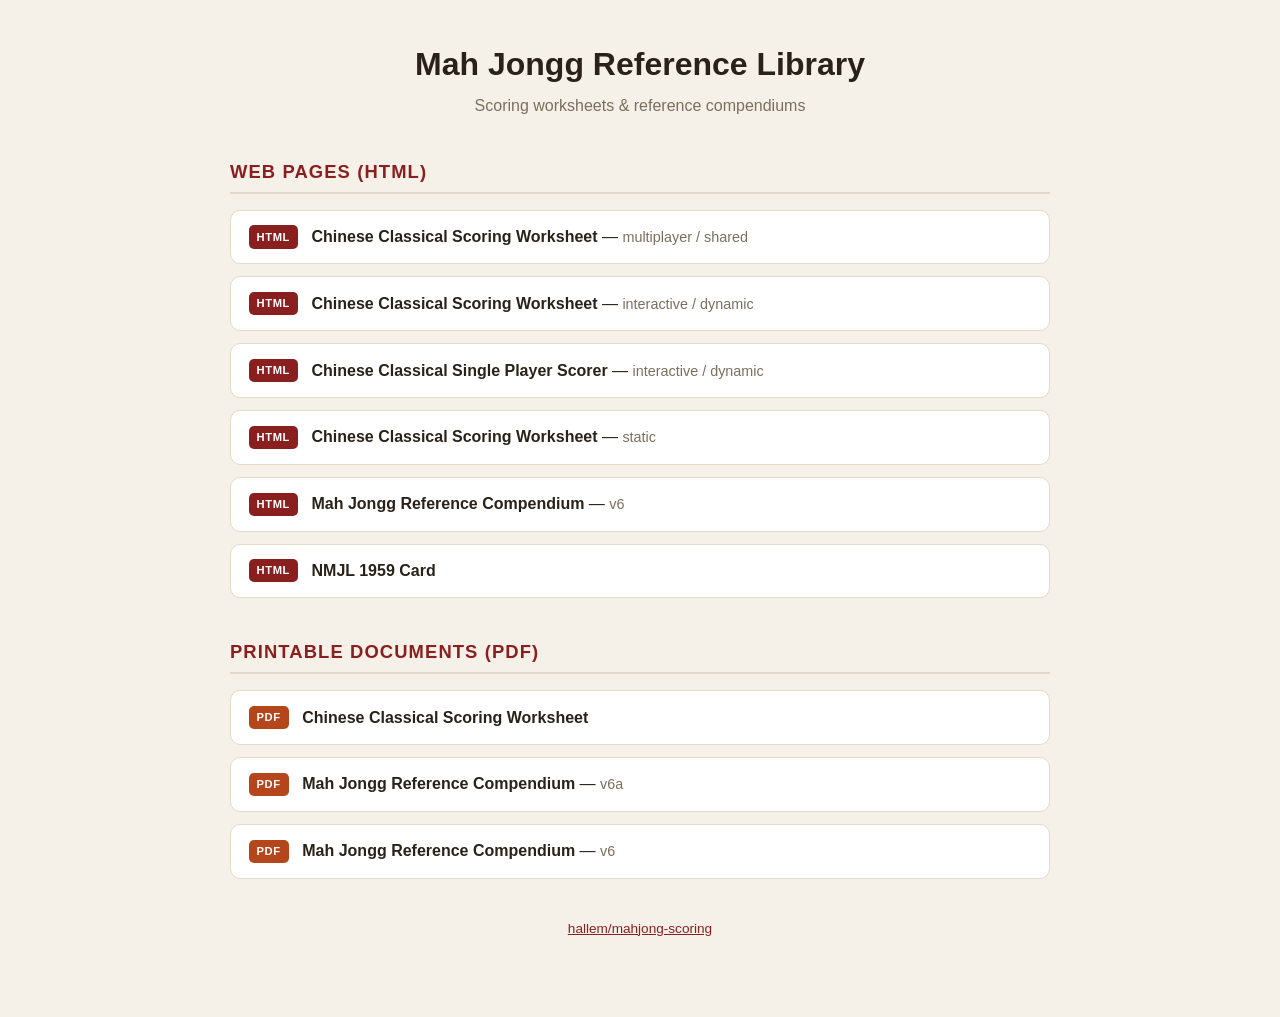
<file: index.html>
<!DOCTYPE html>
<html lang="en">
<head>
  <meta charset="UTF-8">
  <meta name="viewport" content="width=device-width, initial-scale=1.0">
  <title>Mah Jongg Reference Library</title>
  <style>
    :root {
      --bg: #f5f1e8;
      --card: #ffffff;
      --ink: #2a2218;
      --muted: #7a6f5d;
      --accent: #8a1f1f;
      --border: #e3dac9;
    }
    * { box-sizing: border-box; }
    body {
      margin: 0;
      font-family: -apple-system, BlinkMacSystemFont, "Segoe UI", Roboto, Helvetica, Arial, sans-serif;
      background: var(--bg);
      color: var(--ink);
      line-height: 1.5;
    }
    .wrap { max-width: 860px; margin: 0 auto; padding: 2.5rem 1.25rem 4rem; }
    header { text-align: center; margin-bottom: 2.5rem; }
    h1 { font-size: 2rem; margin: 0 0 .35rem; }
    .subtitle { color: var(--muted); margin: 0; }
    section { margin-bottom: 2.5rem; }
    h2 {
      font-size: 1.15rem;
      text-transform: uppercase;
      letter-spacing: .06em;
      color: var(--accent);
      border-bottom: 2px solid var(--border);
      padding-bottom: .4rem;
      margin: 0 0 1rem;
    }
    ul { list-style: none; margin: 0; padding: 0; display: grid; gap: .75rem; }
    a.item {
      display: flex;
      align-items: center;
      gap: .85rem;
      background: var(--card);
      border: 1px solid var(--border);
      border-radius: 10px;
      padding: .9rem 1.1rem;
      text-decoration: none;
      color: var(--ink);
      transition: transform .08s ease, box-shadow .15s ease, border-color .15s ease;
    }
    a.item:hover {
      transform: translateY(-1px);
      box-shadow: 0 4px 14px rgba(0,0,0,.08);
      border-color: var(--accent);
    }
    .tag {
      flex: none;
      font-size: .7rem;
      font-weight: 700;
      letter-spacing: .05em;
      padding: .2rem .5rem;
      border-radius: 5px;
      background: var(--accent);
      color: #fff;
    }
    .tag.pdf { background: #b5451b; }
    .label { font-weight: 600; }
    .desc { color: var(--muted); font-weight: 400; font-size: .9rem; }
    footer { text-align: center; color: var(--muted); font-size: .85rem; margin-top: 2rem; }
    footer a { color: var(--accent); }
  </style>
</head>
<body>
  <div class="wrap">
    <header>
      <h1>Mah Jongg Reference Library</h1>
      <p class="subtitle">Scoring worksheets &amp; reference compendiums</p>
    </header>

    <section>
      <h2>Web Pages (HTML)</h2>
      <ul>
        <li><a class="item" href="shared-lobby.html">
          <span class="tag">HTML</span>
          <span><span class="label">Chinese Classical Scoring Worksheet</span> &mdash; <span class="desc">multiplayer / shared</span></span>
        </a></li>
        <li><a class="item" href="chinese_classical_scoring_worksheet_dynamic.html">
          <span class="tag">HTML</span>
          <span><span class="label">Chinese Classical Scoring Worksheet</span> &mdash; <span class="desc">interactive / dynamic</span></span>
        </a></li>
        <li><a class="item" href="chinese_classical_single_player_scorer.html">
          <span class="tag">HTML</span>
          <span><span class="label">Chinese Classical Single Player Scorer</span> &mdash; <span class="desc">interactive / dynamic</span></span>
        </a></li>
        <li><a class="item" href="chinese_classical_scoring_worksheet.html">
          <span class="tag">HTML</span>
          <span><span class="label">Chinese Classical Scoring Worksheet</span> &mdash; <span class="desc">static</span></span>
        </a></li>
        <li><a class="item" href="mahjong_reference_compendium_6.html">
          <span class="tag">HTML</span>
          <span><span class="label">Mah Jongg Reference Compendium</span> &mdash; <span class="desc">v6</span></span>
        </a></li>
        <li><a class="item" href="NMJL_1959_Card.html">
          <span class="tag">HTML</span>
          <span><span class="label">NMJL 1959 Card</span></span>
        </a></li>
      </ul>
    </section>

    <section>
      <h2>Printable Documents (PDF)</h2>
      <ul>
        <li><a class="item" href="chinese_classical_scoring_worksheet.pdf">
          <span class="tag pdf">PDF</span>
          <span><span class="label">Chinese Classical Scoring Worksheet</span></span>
        </a></li>
        <li><a class="item" href="mahjong_reference_compendium_6a.pdf">
          <span class="tag pdf">PDF</span>
          <span><span class="label">Mah Jongg Reference Compendium</span> &mdash; <span class="desc">v6a</span></span>
        </a></li>
        <li><a class="item" href="mahjong_reference_compendium_6.pdf">
          <span class="tag pdf">PDF</span>
          <span><span class="label">Mah Jongg Reference Compendium</span> &mdash; <span class="desc">v6</span></span>
        </a></li>
      </ul>
    </section>

    <footer>
      <p><a href="https://github.com/hallem/mahjong-scoring">hallem/mahjong-scoring</a></p>
    </footer>
  </div>
</body>
</html>
</file>
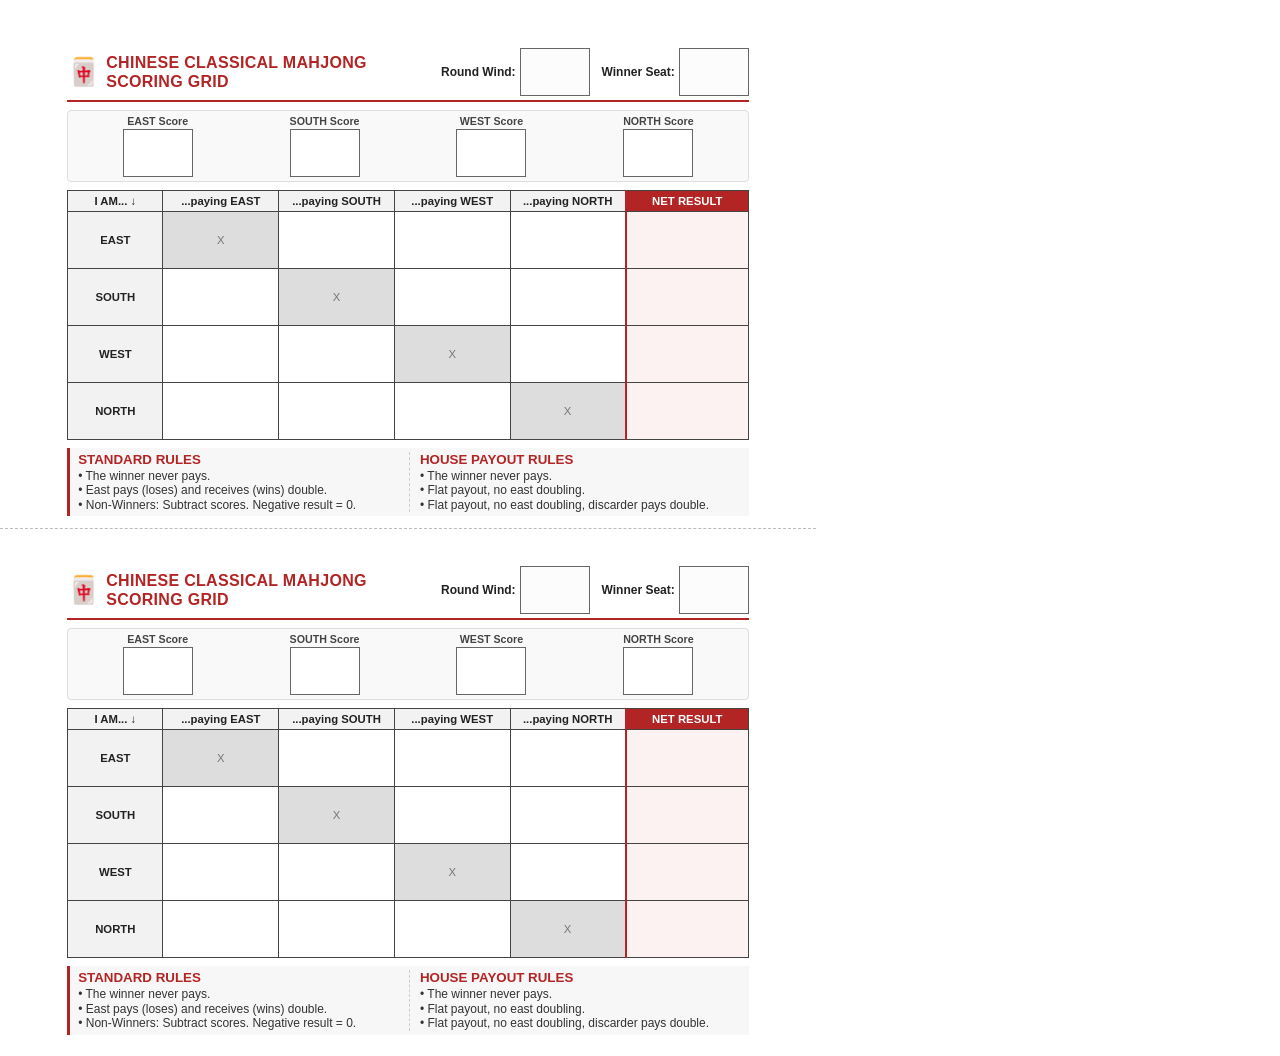
<file: chinese_classical_scoring_worksheet.html>
<!DOCTYPE html>
<html lang="en">
<head>
    <meta charset="UTF-8">
    <title>Mahjong Scorer</title>
    <style>
    @page {
        size: letter portrait;
        margin: 0;
    }

    body {
        font-family: 'Segoe UI', Arial, sans-serif;
        margin: 0;
        padding: 0;
        color: #222;
        background-color: #fff;
        -webkit-print-color-adjust: exact;
        print-color-adjust: exact;
    }

    .page-container {
        width: 8.5in;
        height: 11in;
        box-sizing: border-box;
        position: relative;
        padding: 0.4in;
    }

    .half-sheet {
        width: 7.7in;
        height: 4.8in;
        box-sizing: border-box;
        padding: 0.1in 0.3in;
        position: absolute;
        background: #fff;
    }

    .top-half {
        top: 0.4in;
    }

    .bottom-half {
        top: 5.8in;
    }

    .header {
        display: flex;
        justify-content: space-between;
        align-items: center;
        border-bottom: 2px solid #b32424;
        padding-bottom: 4px;
        margin-bottom: 8px;
    }

    .title-grid-table {
        display: grid;
        grid-template-columns:auto 1fr;
        grid-template-rows:auto auto;
        align-items: center;
    }

    .title-icon {
        grid-row: span 2;
        font-size: 20pt;
        padding-right: 6px;
        line-height: 1;
        display: flex;
        align-items: center;
    }

    .title-line1 {
        grid-column: 2;
        font-size: 12pt;
        color: #b32424;
        text-transform: uppercase;
        letter-spacing: 0.3px;
        font-weight: bold;
        line-height: 1.2;
        margin: 0;
    }

    .title-line2 {
        grid-column: 2;
        font-size: 12pt;
        color: #b32424;
        text-transform: uppercase;
        letter-spacing: 0.3px;
        font-weight: bold;
        line-height: 1.2;
        margin: 0;
    }

    .meta-inputs {
        display: flex;
        gap: 12px;
        font-size: 9pt;
        font-weight: bold;
        align-items: center;
        flex-shrink: 0;
    }

    .meta-item {
        display: flex;
        align-items: center;
        gap: 4px;
        white-space: nowrap;
    }

    .meta-box {
        border: 1px solid #666;
        width: 70px;
        height: 48px;
        background: #fcfcfc;
        box-sizing: border-box;
    }

    .scores-container {
        display: flex;
        justify-content: space-between;
        margin-bottom: 8px;
        background: #f9f9f9;
        padding: 4px 6px;
        border: 1px solid #ddd;
        border-radius: 4px;
    }

    .score-entry {
        text-align: center;
        flex: 1;
    }

    .score-entry span {
        display: block;
        font-size: 8pt;
        font-weight: bold;
        color: #444;
        margin-bottom: 2px;
    }

    .score-box {
        border: 1px solid #666;
        width: 70px;
        height: 48px;
        margin: 0 auto;
        background: #fff;
        box-sizing: border-box;
    }

    table {
        width: 100%;
        border-collapse: collapse;
        margin-bottom: 8px;
        font-size: 8.5pt;
    }

    th, td {
        border: 1px solid #444;
        text-align: center;
        padding: 22px 2px;
    }

    th {
        background-color: #f2f2f2;
        font-weight: bold;
        padding: 4px 2px;
    }

    td:first-child {
        background-color: #f2f2f2;
        font-weight: bold;
        width: 14%;
        padding: 22px 2px;
    }

    .pay-col {
        width: 17%;
    }

    .net-col {
        background-color: #fdf2f2;
        font-weight: bold;
        width: 18%;
        border-left: 2px solid #b32424;
    }

    th.net-col {
        background-color: #b32424 !important;
        color: #fff;
    }

    .diagonal {
        background-color: #ddd !important;
        color: #777;
    }

    .rules-footer {
        font-size: 9pt;
        line-height: 1.2;
        color: #333;
        background: #f7f7f7;
        padding: 4px 8px;
        border-left: 3px solid #b32424;
        display: flex;
        justify-content: space-between;
    }

    .rules-column {
        flex: 1;
    }

    .rules-column:first-child {
        border-right: 1px dashed #ccc;
        padding-right: 10px;
        margin-right: 10px;
    }

    .rules-footer strong {
        color: #b32424;
        text-transform: uppercase;
        font-size: 10pt;
        display: block;
        margin-bottom: 1px;
    }

    .cut-line {
        position: absolute;
        top: 5.5in;
        left: 0;
        width: 8.5in;
        border-top: 1px dashed #bbb;
    }
    </style>
</head>
<body>
<div class="page-container"><!-- TOP SHEET -->
    <div class="half-sheet top-half">
        <div class="header">
            <div class="title-grid-table">
                <div class="title-icon">🀄</div>
                <div class="title-line1">Chinese Classical Mahjong</div>
                <div class="title-line2">Scoring Grid</div>
            </div>
            <div class="meta-inputs">
                <div class="meta-item">Round Wind:
                    <div class="meta-box"></div>
                </div>
                <div class="meta-item">Winner Seat:
                    <div class="meta-box"></div>
                </div>
            </div>
        </div>
        <div class="scores-container">
            <div class="score-entry"><span>EAST Score</span>
                <div class="score-box"></div>
            </div>
            <div class="score-entry"><span>SOUTH Score</span>
                <div class="score-box"></div>
            </div>
            <div class="score-entry"><span>WEST Score</span>
                <div class="score-box"></div>
            </div>
            <div class="score-entry"><span>NORTH Score</span>
                <div class="score-box"></div>
            </div>
        </div>
        <table>
            <thead>
            <tr>
                <th>I AM... ↓</th>
                <th class="pay-col">...paying EAST</th>
                <th class="pay-col">...paying SOUTH</th>
                <th class="pay-col">...paying WEST</th>
                <th class="pay-col">...paying NORTH</th>
                <th class="net-col">NET RESULT</th>
            </tr>
            </thead>
            <tbody>
            <tr>
                <td>EAST</td>
                <td class="diagonal">X</td>
                <td></td>
                <td></td>
                <td></td>
                <td class="net-col"></td>
            </tr>
            <tr>
                <td>SOUTH</td>
                <td></td>
                <td class="diagonal">X</td>
                <td></td>
                <td></td>
                <td class="net-col"></td>
            </tr>
            <tr>
                <td>WEST</td>
                <td></td>
                <td></td>
                <td class="diagonal">X</td>
                <td></td>
                <td class="net-col"></td>
            </tr>
            <tr>
                <td>NORTH</td>
                <td></td>
                <td></td>
                <td></td>
                <td class="diagonal">X</td>
                <td class="net-col"></td>
            </tr>
            </tbody>
        </table>
        <div class="rules-footer">
            <div class="rules-column">
                <strong>Standard Rules</strong>
                • The winner never pays.<br>
                • East pays (loses) and receives (wins) double.<br>
                • Non-Winners: Subtract scores. Negative result = 0.
            </div>
            <div class="rules-column">
                <strong>House Payout Rules</strong>
                • The winner never pays.<br>
                • Flat payout, no east doubling.<br>
                • Flat payout, no east doubling, discarder pays double.
            </div>
        </div>
    </div>
    <div class="cut-line"></div><!-- BOTTOM SHEET -->
    <div class="half-sheet bottom-half">
        <div class="header">
            <div class="title-grid-table">
                <div class="title-icon">🀄</div>
                <div class="title-line1">Chinese Classical Mahjong</div>
                <div class="title-line2">Scoring Grid</div>
            </div>
            <div class="meta-inputs">
                <div class="meta-item">Round Wind:
                    <div class="meta-box"></div>
                </div>
                <div class="meta-item">Winner Seat:
                    <div class="meta-box"></div>
                </div>
            </div>
        </div>
        <div class="scores-container">
            <div class="score-entry"><span>EAST Score</span>
                <div class="score-box"></div>
            </div>
            <div class="score-entry"><span>SOUTH Score</span>
                <div class="score-box"></div>
            </div>
            <div class="score-entry"><span>WEST Score</span>
                <div class="score-box"></div>
            </div>
            <div class="score-entry"><span>NORTH Score</span>
                <div class="score-box"></div>
            </div>
        </div>
        <table>
            <thead>
            <tr>
                <th>I AM... ↓</th>
                <th class="pay-col">...paying EAST</th>
                <th class="pay-col">...paying SOUTH</th>
                <th class="pay-col">...paying WEST</th>
                <th class="pay-col">...paying NORTH</th>
                <th class="net-col">NET RESULT</th>
            </tr>
            </thead>
            <tbody>
            <tr>
                <td>EAST</td>
                <td class="diagonal">X</td>
                <td></td>
                <td></td>
                <td></td>
                <td class="net-col"></td>
            </tr>
            <tr>
                <td>SOUTH</td>
                <td></td>
                <td class="diagonal">X</td>
                <td></td>
                <td></td>
                <td class="net-col"></td>
            </tr>
            <tr>
                <td>WEST</td>
                <td></td>
                <td></td>
                <td class="diagonal">X</td>
                <td></td>
                <td class="net-col"></td>
            </tr>
            <tr>
                <td>NORTH</td>
                <td></td>
                <td></td>
                <td></td>
                <td class="diagonal">X</td>
                <td class="net-col"></td>
            </tr>
            </tbody>
        </table>
        <div class="rules-footer">
            <div class="rules-column">
                <strong>Standard Rules</strong>
                • The winner never pays.<br>
                • East pays (loses) and receives (wins) double.<br>
                • Non-Winners: Subtract scores. Negative result = 0.
            </div>
            <div class="rules-column">
                <strong>House Payout Rules</strong>
                • The winner never pays.<br>
                • Flat payout, no east doubling.<br>
                • Flat payout, no east doubling, discarder pays double.
            </div>
        </div>
    </div>
</div>
</body>
</html>
</file>
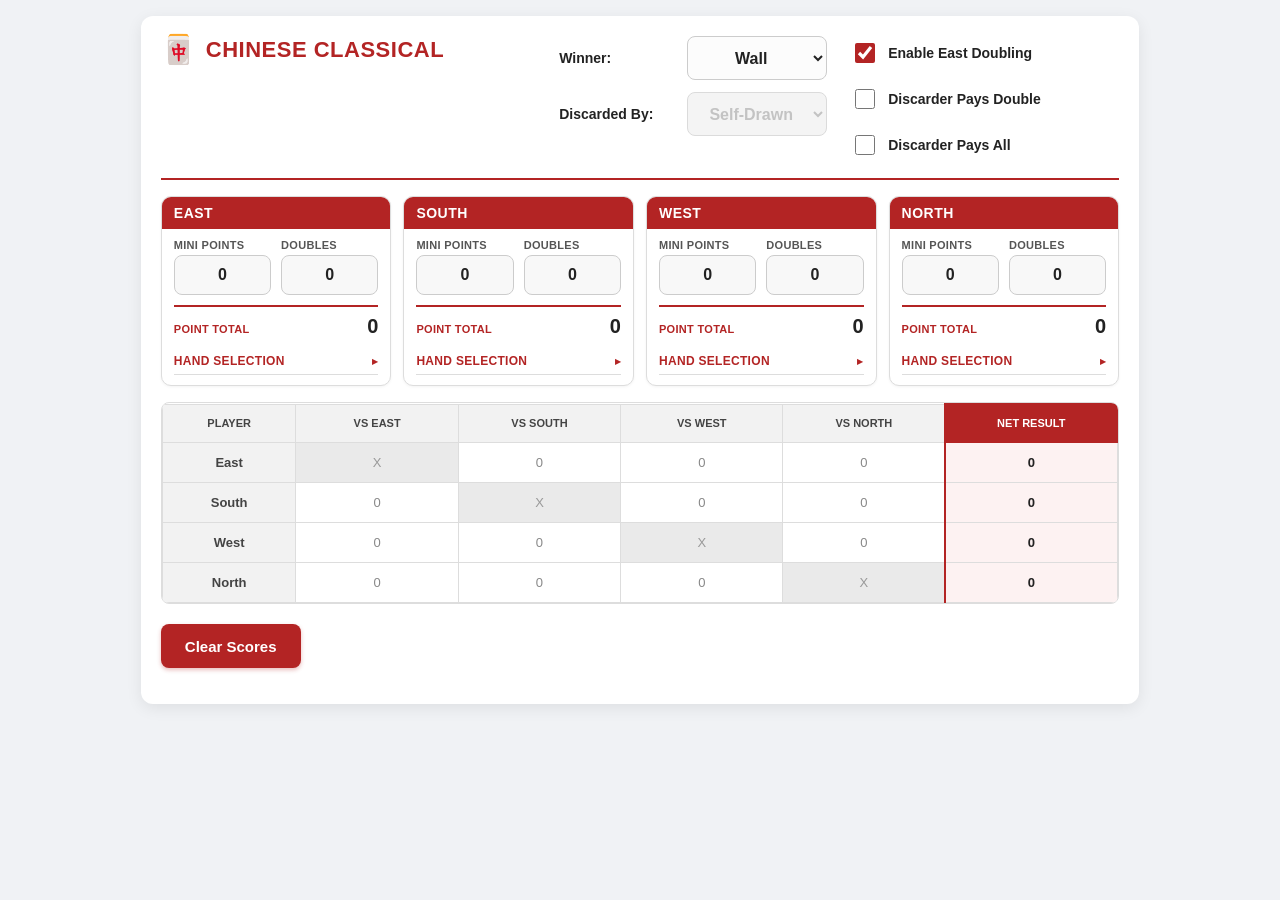
<file: chinese_classical_scoring_worksheet_dynamic.html>
<!DOCTYPE html>
<html lang="en">
<head>
    <meta charset="UTF-8">
    <meta name="viewport" content="width=device-width, initial-scale=1.0, viewport-fit=cover">
    <title>Chinese Classical Mahjong Scorer</title>
    <style>
    *, *:before, *:after {
        box-sizing: border-box;
    }

    body {
        font-family: -apple-system, BlinkMacSystemFont, 'Segoe UI', Roboto, Helvetica, Arial, sans-serif;
        margin: 0;
        padding: clamp(8px, 3vw, 16px);
        color: #222;
        background-color: #f0f2f5;
        -webkit-text-size-adjust: 100%;
    }

    /* Fluid container */
    .app-container {
        max-width: 100%;            /* small screens: use the full (padded) width */
        margin: 0 auto;
        background: #fff;
        padding: clamp(12px, 4vw, 20px);
        border-radius: 12px;
        box-shadow: 0 4px 16px rgba(0,0,0,0.08);
    }

    /* Only leave the 20% side gutters once the screen is wide enough for them. */
    @media (min-width: 1024px) {
        .app-container { max-width: 80%; }
    }

    .header {
        display: flex;
        flex-direction: column;
        flex-wrap: wrap;
        gap: 16px;
        border-bottom: 2px solid #b32424;
        padding-bottom: 16px;
        margin-bottom: 16px;
    }

    .title-grid-table {
        display: flex;
        align-items: center;
    }

    .title-icon {
        font-size: 28px;
        padding-right: 10px;
        line-height: 1;
    }

    .title-line1 {
        font-size: clamp(18px, 5vw, 22px);
        color: #b32424;
        text-transform: uppercase;
        letter-spacing: 0.5px;
        font-weight: 800;
        line-height: 1.2;
    }

    .meta-inputs {
        display: grid;
        grid-template-columns: 1fr;
        gap: 16px;
        font-size: 14px;
        font-weight: bold;
    }

    .meta-group {
        display: flex;
        flex-direction: column;
        gap: 12px;
    }

    .meta-item {
        display: flex;
        align-items: center;
        justify-content: space-between;
        gap: 10px;
    }

    .meta-checkbox-label {
        display: flex;
        align-items: center;
        gap: 10px;
        cursor: pointer;
        user-select: none;
        padding: 4px 0;
    }

    /* Enlarge checkboxes for mobile touch */
    input[type="checkbox"] {
        width: 20px;
        height: 20px;
        accent-color: #b32424;
    }

    /* 44px min-height for iOS touch targets */
    .meta-select {
        border: 1px solid #ccc;
        width: 140px;
        height: 44px;
        background: #fcfcfc;
        font-weight: bold;
        text-align: center;
        font-size: 16px; /* 16px prevents iOS auto-zoom */
        border-radius: 8px;
        color: #222;
    }

    .meta-select:disabled { background: #f0f0f0; color: #aaa; cursor: not-allowed; }

    .hidden-element {
        display: none !important;
    }

    /* Per-seat scoring groups */
    .scores-container {
        display: grid;
        grid-template-columns: 1fr;   /* phones: one card per row */
        gap: 12px;
        margin-bottom: 16px;
    }

    .seat-scorer {
        background: #fff;
        border: 1px solid #ddd;
        border-radius: 10px;
        overflow: hidden;
        box-shadow: 0 1px 3px rgba(0,0,0,0.05);
    }

    .seat-scorer-head {
        background: #b32424;
        color: #fff;
        font-weight: 800;
        text-transform: uppercase;
        letter-spacing: 0.5px;
        font-size: 14px;
        padding: 8px 12px;
        display: flex;
        justify-content: space-between;
        align-items: center;
    }
    .seat-tag {
        font-size: 11px;
        font-weight: 700;
        opacity: 0.9;
    }

    .seat-body {
        padding: 10px 12px;
        display: flex;
        flex-direction: column;
        gap: 10px;
    }

    .seat-total {
        border-top: 2px solid #b32424;
        padding-top: 8px;
    }
    .seat-total-main {
        display: flex;
        justify-content: space-between;
        align-items: baseline;
    }
    .seat-total-main > span {
        font-size: 11px;
        font-weight: bold;
        text-transform: uppercase;
        color: #b32424;
        letter-spacing: 0.3px;
    }
    .seat-total-value {
        display: flex;
        align-items: baseline;
        gap: 6px;
    }
    .seat-total strong { font-size: 20px; color: #222; }
    .seat-total strong.capped { color: #b32424; }

    /* Hand selection picker */
    .hs-toggle {
        display: flex;
        align-items: center;
        justify-content: space-between;
        padding: 6px 0;
        font-size: 12px;
        font-weight: 800;
        color: #b32424;
        cursor: pointer;
        user-select: none;
        text-transform: uppercase;
        letter-spacing: 0.3px;
        border-bottom: 1px solid #ddd;
    }
    .hs-toggle::after {
        content: '▸';
        font-size: 11px;
        transition: transform 0.2s;
    }
    .hs-toggle.open::after {
        transform: rotate(90deg);
    }
    .hs-content {
        display: none;
        padding-top: 8px;
    }
    .hs-content.open {
        display: block;
    }

    .hand-section {
        border: 1px solid #ddd;
        border-radius: 8px;
        margin-bottom: 8px;
        overflow: hidden;
    }

    .picker-label {
        display: flex;
        align-items: center;
        gap: 8px;
        flex: 1;
        cursor: pointer;
    }
    .picker-label input[type="radio"],
    .picker-label input[type="checkbox"] {
        width: 16px;
        height: 16px;
        accent-color: #b32424;
        flex-shrink: 0;
        margin: 0;
    }

    .status-badge {
        display: none;
        font-size: 9px;
        font-weight: 700;
        color: #fff;
        padding: 2px 5px;
        border-radius: 4px;
        vertical-align: middle;
        letter-spacing: 0.3px;
        text-transform: uppercase;
    }
    .status-badge.show { display: inline-block; }
    .limit-badge { background: #b32424; }
    .east-badge { background: #185fa5; }
    .base-total { display: none; font-size: 13px; color: #888; }
    .base-total.show { display: inline-block; }
    .hand-section-head {
        display: flex;
        align-items: center;
        justify-content: space-between;
        padding: 6px 10px;
        font-size: 11px;
        font-weight: 800;
        text-transform: uppercase;
        color: #555;
        background: #f2f2f2;
        cursor: pointer;
        user-select: none;
        letter-spacing: 0.3px;
    }
    .hand-section-head::after {
        content: '▸';
        font-size: 10px;
        color: #999;
        transition: transform 0.2s;
    }
    .hand-section-head.open::after {
        transform: rotate(90deg);
    }
    .hand-section-body {
        display: none;
    }
    .hand-section-body.open {
        display: block;
    }

    .hand-row {
        display: flex;
        align-items: center;
        padding: 5px 10px;
        font-size: 13px;
        border-top: 1px solid #eee;
    }
    .hand-name {
        flex: 1;
        min-width: 0;
    }
    .hand-val {
        color: #999;
        font-size: 11px;
        margin-right: 8px;
        white-space: nowrap;
    }

    .qty-ctrl {
        display: flex;
        align-items: center;
        border: 1px solid #ccc;
        border-radius: 6px;
        overflow: hidden;
        flex-shrink: 0;
    }
    .qty-btn {
        width: 30px;
        height: 30px;
        display: flex;
        align-items: center;
        justify-content: center;
        background: #f8f8f8;
        border: none;
        font-size: 16px;
        font-weight: bold;
        color: #555;
        cursor: pointer;
        padding: 0;
    }
    .qty-btn:active { background: #ddd; }
    .qty-num {
        width: 26px;
        text-align: center;
        font-size: 13px;
        font-weight: bold;
        color: #222;
        border-left: 1px solid #ccc;
        border-right: 1px solid #ccc;
        line-height: 30px;
    }
    .qty-num.has-val { color: #b32424; }

    .summary-row {
        display: flex;
        gap: 10px;
    }
    .summary-box { flex: 1; display: flex; flex-direction: column; gap: 4px; }
    .summary-box label {
        font-size: 11px;
        font-weight: bold;
        text-transform: uppercase;
        color: #555;
        letter-spacing: 0.3px;
    }
    .summary-val {
        height: 40px;
        border: 1px solid #ccc;
        border-radius: 8px;
        background: #f8f8f8;
        font-size: 16px;
        font-weight: bold;
        display: flex;
        align-items: center;
        justify-content: center;
        color: #222;
    }

    .winner-only-section { display: none; }
    .seat-scorer.is-winner .winner-only-section { display: block; }

    /* Table responsive wrapper */
    .table-responsive {
        width: 100%;
        overflow-x: auto;
        -webkit-overflow-scrolling: touch;
        margin-bottom: 20px;
        border-radius: 8px;
        border: 1px solid #ddd;
    }

    table {
        width: 100%;
        min-width: 360px;
        border-collapse: collapse;
        font-size: 13px;
    }

    th, td {
        border: 1px solid #ddd;
        text-align: center;
        padding: 12px 4px;
    }

    th {
        background-color: #f2f2f2;
        font-weight: bold;
        color: #444;
        font-size: 11px;
        text-transform: uppercase;
    }

    td:first-child {
        background-color: #f2f2f2;
        font-weight: bold;
        width: 14%;
        color: #444;
    }

    .pay-col { width: 17%; }

    .net-col {
        background-color: #fdf2f2;
        font-weight: bold;
        width: 18%;
        border-left: 2px solid #b32424;
    }

    th.net-col {
        background-color: #b32424 !important;
        color: #fff;
        border: 2px solid #b32424;
    }

    .diagonal {
        background-color: #eaeaea !important;
        color: #999;
    }

    .pos-val { color: #2e7d32; font-weight: bold; }
    .neg-val { color: #c62828; font-weight: bold; }
    .zero-val { color: #888; }

    .action-bar {
        display: flex;
        justify-content: flex-start;
        margin-bottom: 16px;
    }

    .btn {
        background: #b32424;
        color: #fff;
        border: none;
        padding: 0 24px;
        height: 44px;
        font-weight: bold;
        border-radius: 8px;
        cursor: pointer;
        font-size: 15px;
        box-shadow: 0 2px 4px rgba(179, 36, 36, 0.3);
    }
    .btn:active { background: #911d1d; transform: translateY(1px); }

    /* Phone: turn the payout matrix into a single Net Result Summary card */
    @media (max-width: 560px) {
        .table-responsive {
            overflow-x: visible;
            border: none;
            border-radius: 0;
            margin-bottom: 16px;
        }

        table { display: block; min-width: 0; border: none; font-size: 15px; }
        thead { display: none; }

        tbody {
            display: block;
            background: #fff;
            border: 1px solid #ddd;
            border-radius: 10px;
            overflow: hidden;
            box-shadow: 0 1px 3px rgba(0,0,0,0.05);
            margin-bottom: 16px;
        }

        tbody::before {
            content: "Net Results";
            display: block;
            background-color: #b32424;
            color: #fff;
            font-size: 15px;
            font-weight: 800;
            text-transform: uppercase;
            letter-spacing: 0.5px;
            padding: 10px 14px;
        }

        tr {
            display: flex;
            justify-content: space-between;
            align-items: center;
            border-bottom: 1px solid #eee;
            background: #fff;
        }
        tr:last-child {
            border-bottom: none;
        }

        td.player-name {
            display: block;
            width: auto;
            text-align: left;
            background: none;
            color: #333;
            font-size: 15px;
            font-weight: bold;
            padding: 12px 14px;
            border: none;
        }
        td.player-name::before { content: none; }

        td {
            display: block;
            width: auto;
            padding: 12px 14px;
            border: none;
            font-size: 16px;
            font-weight: bold;
        }
        td::before { content: none; }

        td:not(.player-name):not(.net-col) {
            display: none;
        }

        td.net-col {
            display: block;
            width: auto;
            background: none;
            border: none;
            font-size: 16px;
            text-align: right;
        }
    }

    /* Desktop overrides */
    @media (min-width: 650px) {
        .meta-inputs { grid-template-columns: 1fr 1fr; gap: 24px; flex: 1 1 360px; max-width: 560px; }
        .scores-container { grid-template-columns: 1fr 1fr; }
        .header { flex-direction: row; align-items: flex-start; justify-content: space-between; gap: 24px 32px; }
        .title-grid-table { flex: 0 0 auto; }
    }

    /* Wide screens: all four seat scorers in one row */
    @media (min-width: 1000px) {
        .scores-container { grid-template-columns: repeat(4, 1fr); }
    }
    </style>
</head>
<body>

<div class="app-container">
    <div class="header">
        <div class="title-grid-table">
            <div class="title-icon">🀄</div>
            <div class="title-line1">Chinese Classical</div>
        </div>

        <div class="meta-inputs">
            <div class="meta-group">
                <div class="meta-item"><span style="white-space: nowrap">Winner:</span>
                    <select class="meta-select" id="winner-seat" onchange="handleWinnerChange()">
                        <option value="NONE">Wall</option>
                        <option value="EAST">East</option>
                        <option value="SOUTH">South</option>
                        <option value="WEST">West</option>
                        <option value="NORTH">North</option>
                    </select>
                </div>
                <div class="meta-item" id="discarded-by-container"><span style="white-space: nowrap">Discarded By:</span>
                    <select class="meta-select" id="discarded-by" onchange="updateSeatTags(); updateSelfDrawnWin()" disabled>
                    </select>
                </div>
            </div>

            <div class="meta-group">
                <label class="meta-checkbox-label">
                    <input type="checkbox" id="rule-east-doubling" checked onchange="calculateScores()">
                    Enable East Doubling
                </label>
                <label class="meta-checkbox-label">
                    <input type="checkbox" id="rule-discarder-pays-double" onchange="onDiscarderRuleChange('double')">
                    Discarder Pays Double
                </label>
                <label class="meta-checkbox-label">
                    <input type="checkbox" id="rule-discarder-pays-all" onchange="onDiscarderRuleChange('all')">
                    Discarder Pays All
                </label>
            </div>
        </div>
    </div>

    <div class="scores-container" id="scores-container">
    </div>

    <div class="table-responsive">
        <table>
            <thead>
            <tr>
                <th>Player</th>
                <th class="pay-col">vs EAST</th>
                <th class="pay-col">vs SOUTH</th>
                <th class="pay-col">vs WEST</th>
                <th class="pay-col">vs NORTH</th>
                <th class="net-col">NET RESULT</th>
            </tr>
            </thead>
            <tbody>
            <tr id="row-EAST">
                <td class="player-name">East</td>
                <td class="diagonal" data-label="vs East">X</td>
                <td id="cell-EAST-SOUTH" data-label="vs South">0</td>
                <td id="cell-EAST-WEST" data-label="vs West">0</td>
                <td id="cell-EAST-NORTH" data-label="vs North">0</td>
                <td class="net-col" id="net-EAST" data-label="Net Result">0</td>
            </tr>
            <tr id="row-SOUTH">
                <td class="player-name">South</td>
                <td id="cell-SOUTH-EAST" data-label="vs East">0</td>
                <td class="diagonal" data-label="vs South">X</td>
                <td id="cell-SOUTH-WEST" data-label="vs West">0</td>
                <td id="cell-SOUTH-NORTH" data-label="vs North">0</td>
                <td class="net-col" id="net-SOUTH" data-label="Net Result">0</td>
            </tr>
            <tr id="row-WEST">
                <td class="player-name">West</td>
                <td id="cell-WEST-EAST" data-label="vs East">0</td>
                <td id="cell-WEST-SOUTH" data-label="vs South">0</td>
                <td class="diagonal" data-label="vs West">X</td>
                <td id="cell-WEST-NORTH" data-label="vs North">0</td>
                <td class="net-col" id="net-WEST" data-label="Net Result">0</td>
            </tr>
            <tr id="row-NORTH">
                <td class="player-name">North</td>
                <td id="cell-NORTH-EAST" data-label="vs East">0</td>
                <td id="cell-NORTH-SOUTH" data-label="vs South">0</td>
                <td id="cell-NORTH-WEST" data-label="vs West">0</td>
                <td class="diagonal" data-label="vs North">X</td>
                <td class="net-col" id="net-NORTH" data-label="Net Result">0</td>
            </tr>
            </tbody>
        </table>
    </div>

    <div class="action-bar">
        <button class="btn" onclick="resetForm()">Clear Scores</button>
    </div>
</div>

<script>
const seats = ['EAST', 'SOUTH', 'WEST', 'NORTH'];

const HAND_SECTIONS = [
    {
        id: 'limit',
        label: 'Limit Hands',
        winnerOnly: true,
        items: [
            { name: 'Three Big Dragons',  type: 'limit', value: 300, max: 1, ui: 'checkbox', radioGroup: 'limit' },
            { name: 'Thirteen Orphans',   type: 'limit', value: 300, max: 1, ui: 'checkbox', radioGroup: 'limit' },
            { name: 'Four Big Winds',     type: 'limit', value: 300, max: 1, ui: 'checkbox', radioGroup: 'limit' },
            { name: 'Nine Gates',         type: 'limit', value: 300, max: 1, ui: 'checkbox', radioGroup: 'limit' },
            { name: 'Blessing of Heaven', type: 'limit', value: 300, max: 1, ui: 'checkbox', radioGroup: 'limit' },
            { name: 'Blessing of Earth',  type: 'limit', value: 150, max: 1, ui: 'checkbox', radioGroup: 'limit' }
        ]
    },
    {
        id: 'doubles',
        label: 'Doubles',
        winnerOnly: false,
        items: [
            { name: 'Dragon Pung or Kong',      type: 'dbl', value: 1, max: 3, ui: 'stepper' },
            { name: 'Seat Wind Pung or Kong',   type: 'dbl', value: 1, max: 1, ui: 'checkbox' },
            { name: 'Round Wind Pung or Kong',  type: 'dbl', value: 1, max: 1, ui: 'checkbox' },
            { name: 'Seat Flower and Season',   type: 'dbl', value: 1, max: 1, ui: 'checkbox' },
            { name: 'Half Flush',               type: 'dbl', value: 1, max: 1, ui: 'checkbox', radioGroup: 'flush' },
            { name: 'Pure Flush',               type: 'dbl', value: 3, max: 1, ui: 'checkbox', radioGroup: 'flush' },
            { name: 'All Honors',               type: 'dbl', value: 3, max: 1, ui: 'checkbox', radioGroup: 'flush' },
            { name: 'All Four Flowers',         type: 'dbl', value: 3, max: 1, ui: 'checkbox' },
            { name: 'All Four Seasons',         type: 'dbl', value: 3, max: 1, ui: 'checkbox' }
        ]
    },
    {
        id: 'mini',
        label: 'Mini Points',
        winnerOnly: false,
        items: [
            { name: 'Pung of Simples',              type: 'pts', value: 2,  max: 4 },
            { name: 'Pung of Simples (c)',           type: 'pts', value: 4,  max: 4 },
            { name: 'Kong of Simples',               type: 'pts', value: 8,  max: 4 },
            { name: 'Kong of Simples (c)',            type: 'pts', value: 16, max: 4 },
            { name: 'Pung of Terminals',             type: 'pts', value: 4,  max: 4 },
            { name: 'Pung of Terminals (c)',          type: 'pts', value: 8,  max: 4 },
            { name: 'Kong of Terminals',             type: 'pts', value: 16, max: 4 },
            { name: 'Kong of Terminals (c)',          type: 'pts', value: 32, max: 4 },
            { name: 'Pung of Dragons',               type: 'pts', value: 4,  max: 3 },
            { name: 'Pung of Dragons (c)',            type: 'pts', value: 8,  max: 3 },
            { name: 'Kong of Dragons',               type: 'pts', value: 16, max: 3 },
            { name: 'Kong of Dragons (c)',            type: 'pts', value: 32, max: 3 },
            { name: 'Pung of Seat/Round Winds',      type: 'pts', value: 4,  max: 2 },
            { name: 'Pung of Seat/Round Winds (c)',   type: 'pts', value: 8,  max: 2 },
            { name: 'Kong of Seat/Round Winds',      type: 'pts', value: 16, max: 2 },
            { name: 'Kong of Seat/Round Winds (c)',   type: 'pts', value: 32, max: 2 },
            { name: 'Pair of Seat/Round Winds',      type: 'pts', value: 2,  max: 2 },
            { name: 'Pair of Dragons',               type: 'pts', value: 2,  max: 1 },
            { name: 'Each Seat Flower or Season',    type: 'pts', value: 2,  max: 2 }
        ]
    },
    {
        id: 'mini-winner',
        label: 'Mini Points — Winner Only',
        winnerOnly: true,
        items: [
            { name: 'Base Win',              type: 'pts', value: 20, max: 1, ui: 'auto' },
            { name: 'Pinghu',                type: 'pts', value: 10, max: 1, ui: 'checkbox' },
            { name: 'All Pungs',             type: 'pts', value: 10, max: 1, ui: 'checkbox' },
            { name: 'Replacement Tile Win',  type: 'pts', value: 10, max: 1, ui: 'checkbox' },
            { name: 'Last Tile Win',         type: 'pts', value: 10, max: 1, ui: 'checkbox' },
            { name: 'Self-Drawn Win',        type: 'pts', value: 2,  max: 1, ui: 'auto' },
            { name: 'Eyes Wait',             type: 'pts', value: 2,  max: 1, ui: 'checkbox', radioGroup: 'wait' },
            { name: 'Closed Wait',           type: 'pts', value: 2,  max: 1, ui: 'checkbox', radioGroup: 'wait' },
            { name: 'Edge Wait',             type: 'pts', value: 2,  max: 1, ui: 'checkbox', radioGroup: 'wait' }
        ]
    }
];

function buildSeatScorer(seat) {
    let html = '';
    html += `<div class="seat-scorer" id="scorer-${seat}">`;
    html += `<div class="seat-scorer-head"><span>${seat}</span><span class="seat-tag" id="tag-${seat}"></span></div>`;
    html += `<div class="seat-body">`;

    html += `<div class="summary-row">`;
    html += `<div class="summary-box"><label>Mini Points</label><div class="summary-val" id="sum-pts-${seat}">0</div></div>`;
    html += `<div class="summary-box"><label>Doubles</label><div class="summary-val" id="sum-dbl-${seat}">0</div></div>`;
    html += `</div>`;

    html += `<div class="seat-total">`;
    html += `<div class="seat-total-main"><span>Point Total</span><div class="seat-total-value"><span class="status-badge east-badge" id="east-badge-${seat}">East x2</span><span class="status-badge limit-badge" id="limit-badge-${seat}">Limit</span><span class="base-total" id="base-total-${seat}"></span><strong id="total-${seat}">0</strong></div></div>`;
    html += `</div>`;

    html += `<div class="hs-toggle" onclick="toggleHS(this)">Hand Selection</div>`;
    html += `<div class="hs-content">`;

    HAND_SECTIONS.forEach((section, si) => {
        const woClass = section.winnerOnly ? ' winner-only-section' : '';
        html += `<div class="hand-section${woClass}" id="section-${seat}-${section.id}">`;
        html += `<div class="hand-section-head" onclick="toggleSection(this)">${section.label}</div>`;
        html += `<div class="hand-section-body">`;

        {
            section.items.forEach((item, ii) => {
                const dataId = `${seat}-${si}-${ii}`;

                if (item.ui === 'checkbox' || item.ui === 'auto') {
                    const cbLabel = item.type === 'dbl'
                        ? (item.value === 1 ? '1 dbl' : `${item.value} dbl`)
                        : `${item.value} pts`;
                    if (item.ui === 'auto') {
                        html += `<div class="hand-row"><label class="picker-label"><input type="checkbox" id="chk-${dataId}" disabled><span class="hand-name">${item.name}</span><span class="hand-val">${cbLabel}</span></label></div>`;
                        return;
                    }
                    const onchange = item.radioGroup
                        ? `onExclusiveCheck('${seat}',${si},${ii},'${item.radioGroup}')`
                        : `calculateScores()`;
                    html += `<div class="hand-row"><label class="picker-label"><input type="checkbox" id="chk-${dataId}" onchange="${onchange}"><span class="hand-name">${item.name}</span><span class="hand-val">${cbLabel}</span></label></div>`;
                    return;
                }

                const valLabel = item.type === 'dbl'
                    ? (item.value === 1 ? '1 dbl' : `${item.value} dbl`)
                    : `${item.value} pts`;
                const suffix = item.max > 1 ? ' ea' : '';
                html += `<div class="hand-row">`;
                html += `<span class="hand-name">${item.name}</span>`;
                html += `<span class="hand-val">${valLabel}${suffix}</span>`;
                html += `<div class="qty-ctrl">`;
                html += `<button class="qty-btn" onclick="adjQty('${dataId}',-1,${item.max})">−</button>`;
                html += `<span class="qty-num" id="qty-${dataId}">0</span>`;
                html += `<button class="qty-btn" onclick="adjQty('${dataId}',1,${item.max})">+</button>`;
                html += `</div></div>`;
            });
        }

        html += `</div></div>`;
    });

    html += `</div>`; // hs-content
    html += `</div></div>`;

    return html;
}

function initSeatScorers() {
    const container = document.getElementById('scores-container');
    container.innerHTML = seats.map(buildSeatScorer).join('');
}

function toggleHS(el) {
    el.classList.toggle('open');
    el.nextElementSibling.classList.toggle('open');
}

function toggleSection(el) {
    el.classList.toggle('open');
    el.nextElementSibling.classList.toggle('open');
}

function adjQty(dataId, delta, max) {
    const el = document.getElementById(`qty-${dataId}`);
    let v = parseInt(el.textContent) + delta;
    if (v < 0) v = 0;
    if (v > max) v = max;
    el.textContent = v;
    el.classList.toggle('has-val', v > 0);
    calculateScores();
}

function getSeatHandValues(seat) {
    let miniPts = 0;
    let doubles = 0;
    let limitPts = 0;
    const winner = document.getElementById('winner-seat').value;

    // Limit hand from exclusive checkboxes
    HAND_SECTIONS[0].items.forEach((item, ii) => {
        const el = document.getElementById(`chk-${seat}-0-${ii}`);
        if (el && el.checked) limitPts = item.value;
    });

    HAND_SECTIONS.forEach((section, si) => {
        if (si === 0) return; // limit handled above
        if (section.winnerOnly && seat !== winner) return;
        section.items.forEach((item, ii) => {
            let qty = 0;
            if (item.ui === 'checkbox' || item.ui === 'auto') {
                const el = document.getElementById(`chk-${seat}-${si}-${ii}`);
                qty = el && el.checked ? 1 : 0;
            } else {
                const el = document.getElementById(`qty-${seat}-${si}-${ii}`);
                qty = el ? (parseInt(el.textContent) || 0) : 0;
            }
            if (qty === 0) return;
            if (item.type === 'pts') miniPts += item.value * qty;
            else if (item.type === 'dbl') doubles += item.value * qty;
        });
    });

    return { miniPts, doubles, limitPts };
}

function computePointTotal(seat, winner) {
    const { miniPts, doubles, limitPts } = getSeatHandValues(seat);

    document.getElementById(`sum-pts-${seat}`).textContent = miniPts;
    document.getElementById(`sum-dbl-${seat}`).textContent = doubles;

    let total = (limitPts > 0)
        ? limitPts + miniPts
        : miniPts * Math.pow(2, doubles);

    const cap = 500;
    const capped = total > cap;
    return { total: Math.min(total, cap), rawTotal: total, capped, limitPts };
}

function updateWinnerScoringUI() {
    const winner = document.getElementById('winner-seat').value;
    seats.forEach(seat => {
        const scorer = document.getElementById(`scorer-${seat}`);
        if (seat === winner) {
            scorer.classList.add('is-winner');
        } else {
            scorer.classList.remove('is-winner');
            // Reset winner-only quantities for non-winners
            HAND_SECTIONS.forEach((section, si) => {
                if (!section.winnerOnly) return;
                section.items.forEach((item, ii) => {
                    if (item.ui === 'checkbox' || item.ui === 'auto') {
                        const el = document.getElementById(`chk-${seat}-${si}-${ii}`);
                        if (el) el.checked = false;
                        return;
                    }
                    const el = document.getElementById(`qty-${seat}-${si}-${ii}`);
                    if (el) {
                        el.textContent = '0';
                        el.classList.remove('has-val');
                    }
                });
            });
        }
    });
    updateSeatTags();

    // Auto-set Base Win for the winner (section 3, item 0)
    seats.forEach(seat => {
        const el = document.getElementById(`chk-${seat}-3-0`);
        if (!el) return;
        el.checked = (seat === winner);
    });

    updateSelfDrawnWin();
}

function updateSelfDrawnWin() {
    const winner = document.getElementById('winner-seat').value;
    const discardedBy = document.getElementById('discarded-by').value;
    seats.forEach(seat => {
        const el = document.getElementById(`chk-${seat}-3-5`);
        if (!el) return;
        el.checked = (seat === winner && discardedBy === 'SELFDRAW');
    });
    calculateScores();
}

function updateSeatTags() {
    const winner = document.getElementById('winner-seat').value;
    const discardedBy = document.getElementById('discarded-by').value;
    const isSelfDraw = (discardedBy === 'SELFDRAW');
    seats.forEach(seat => {
        const tag = document.getElementById(`tag-${seat}`);
        const scorer = document.getElementById(`scorer-${seat}`);
        scorer.classList.remove('is-discarder');
        if (seat === winner) {
            tag.textContent = '🏆 WINNER';
        } else if (!isSelfDraw && seat === discardedBy && winner !== 'NONE') {
            tag.textContent = '🎯 DISCARDER';
            scorer.classList.add('is-discarder');
        } else {
            tag.textContent = '';
        }
    });
}

function updateDiscardedByDropdown() {
    const winner = document.getElementById('winner-seat').value;
    const select = document.getElementById('discarded-by');
    const current = select.value;
    select.innerHTML = '';

    const sd = document.createElement('option');
    sd.value = 'SELFDRAW';
    sd.innerText = 'Self-Drawn';
    select.appendChild(sd);

    if (winner !== 'NONE') {
        seats.forEach(seat => {
            if (seat !== winner) {
                const opt = document.createElement('option');
                opt.value = seat;
                opt.innerText = seat.charAt(0) + seat.slice(1).toLowerCase();
                select.appendChild(opt);
            }
        });
    }

    const valid = Array.prototype.some.call(select.options, o => o.value === current);
    select.value = valid ? current : 'SELFDRAW';
    select.disabled = (winner === 'NONE');
}

function onExclusiveCheck(seat, si, ii, radioGroup) {
    HAND_SECTIONS[si].items.forEach((item, idx) => {
        if (idx !== ii && item.radioGroup === radioGroup) {
            const el = document.getElementById(`chk-${seat}-${si}-${idx}`);
            if (el) el.checked = false;
        }
    });
    calculateScores();
}

function onDiscarderRuleChange(which) {
    if (which === 'double' && document.getElementById('rule-discarder-pays-double').checked) {
        document.getElementById('rule-discarder-pays-all').checked = false;
    } else if (which === 'all' && document.getElementById('rule-discarder-pays-all').checked) {
        document.getElementById('rule-discarder-pays-double').checked = false;
    }
    calculateScores();
}

function handleWinnerChange() {
    updateWinnerScoringUI();
    updateDiscardedByDropdown();
    calculateScores();
}

function calculateScores() {
    const winner = document.getElementById('winner-seat').value;
    const discardedBy = (winner === 'NONE') ? 'SELFDRAW' : document.getElementById('discarded-by').value;
    const isSelfDraw = (discardedBy === 'SELFDRAW');
    const discarder = isSelfDraw ? '' : discardedBy;

    const eastDoublingEnabled = document.getElementById('rule-east-doubling').checked;
    const discarderPaysDoubleEnabled = document.getElementById('rule-discarder-pays-double').checked;
    const discarderPaysAllEnabled = document.getElementById('rule-discarder-pays-all').checked;

    const baseScores = {};
    seats.forEach(seat => {
        const { total, rawTotal, capped, limitPts } = computePointTotal(seat, winner);
        baseScores[seat] = total;

        // Item 1: limit hand hides doubles section
        const doublesSection = document.getElementById(`section-${seat}-doubles`);
        if (doublesSection) {
            const hasLimit = limitPts > 0;
            doublesSection.style.display = hasLimit ? 'none' : '';
            if (hasLimit) {
                HAND_SECTIONS[1].items.forEach((item, ii) => {
                    if (item.ui === 'checkbox') {
                        const el = document.getElementById(`chk-${seat}-1-${ii}`);
                        if (el) el.checked = false;
                    } else {
                        const el = document.getElementById(`qty-${seat}-1-${ii}`);
                        if (el) { el.textContent = '0'; el.classList.remove('has-val'); }
                    }
                });
                document.getElementById(`sum-dbl-${seat}`).textContent = '0';
            }
        }


        // Item 3: east doubling on displayed total
        let displayTotal = total;
        let realValue = rawTotal;
        const cap = (seat === 'EAST' && eastDoublingEnabled) ? 1000 : 500;
        const isEastDoubled = eastDoublingEnabled && seat === 'EAST' && winner === 'EAST';
        if (isEastDoubled) {
            displayTotal = Math.min(total * 2, cap);
            realValue = rawTotal * 2;
        }
        const displayCapped = capped || displayTotal >= cap;

        const totalEl = document.getElementById(`total-${seat}`);
        if (totalEl) {
            totalEl.innerText = displayTotal;
            totalEl.classList.toggle('capped', displayCapped);
            totalEl.title = displayCapped ? 'Capped at the point limit' : '';
        }

        const eastBadge = document.getElementById(`east-badge-${seat}`);
        if (eastBadge) eastBadge.classList.toggle('show', isEastDoubled);

        const limitBadge = document.getElementById(`limit-badge-${seat}`);
        if (limitBadge) limitBadge.classList.toggle('show', displayCapped);

        const baseTotalEl = document.getElementById(`base-total-${seat}`);
        if (baseTotalEl) {
            baseTotalEl.textContent = realValue.toLocaleString('en-US');
            baseTotalEl.classList.toggle('show', displayCapped);
        }
    });

    const matrix = {
        EAST:  { EAST: 0, SOUTH: 0, WEST: 0, NORTH: 0 },
        SOUTH: { EAST: 0, SOUTH: 0, WEST: 0, NORTH: 0 },
        WEST:  { EAST: 0, SOUTH: 0, WEST: 0, NORTH: 0 },
        NORTH: { EAST: 0, SOUTH: 0, WEST: 0, NORTH: 0 }
    };

    seats.forEach(p1 => {
        seats.forEach(p2 => {
            if (p1 === p2) return;
            if (p1 === winner) return;

            if (p2 === winner) {
                let baseWinValue = baseScores[winner];

                if (isSelfDraw) {
                    let payout = baseWinValue;
                    if (eastDoublingEnabled && (p1 === 'EAST' || p2 === 'EAST')) {
                        payout *= 2;
                    }
                    matrix[p1][p2] = -payout;
                    matrix[p2][p1] = payout;
                } else if (discarderPaysAllEnabled) {
                    if (p1 === discarder) {
                        let totalPayout = 0;
                        seats.forEach(loser => {
                            if (loser === winner) return;
                            let payout = baseWinValue;
                            if (eastDoublingEnabled && (loser === 'EAST' || winner === 'EAST')) {
                                payout *= 2;
                            }
                            totalPayout += payout;
                        });
                        matrix[p1][p2] = -totalPayout;
                        matrix[p2][p1] = totalPayout;
                    } else {
                        matrix[p1][p2] = 0;
                    }
                } else if (discarderPaysDoubleEnabled) {
                    if (p1 === discarder) {
                        let payout = baseWinValue * 2;
                        if (eastDoublingEnabled && (p1 === 'EAST' || p2 === 'EAST')) {
                            payout *= 2;
                        }
                        matrix[p1][p2] = -payout;
                        matrix[p2][p1] = payout;
                    } else {
                        matrix[p1][p2] = 0;
                    }
                } else {
                    let payout = baseWinValue;
                    if (eastDoublingEnabled && (p1 === 'EAST' || p2 === 'EAST')) {
                        payout *= 2;
                    }
                    matrix[p1][p2] = -payout;
                    matrix[p2][p1] = payout;
                }
            }

            else if (p2 !== winner) {
                if (baseScores[p1] > baseScores[p2]) {
                    let diff = baseScores[p1] - baseScores[p2];
                    if (eastDoublingEnabled && (p1 === 'EAST' || p2 === 'EAST')) {
                        diff *= 2;
                    }
                    matrix[p1][p2] = diff;
                    matrix[p2][p1] = -diff;
                }
            }
        });
    });

    seats.forEach(p1 => {
        let netResult = 0;
        seats.forEach(p2 => {
            if (p1 === p2) return;

            const cellValue = matrix[p1][p2];
            netResult += cellValue;

            const cellElement = document.getElementById(`cell-${p1}-${p2}`);
            if (cellElement) {
                cellElement.innerText = cellValue > 0 ? `+${cellValue}` : cellValue;
                cellElement.className = '';
                if (cellValue > 0) cellElement.classList.add('pos-val');
                else if (cellValue < 0) cellElement.classList.add('neg-val');
                else cellElement.classList.add('zero-val');
            }
        });

        const netElement = document.getElementById(`net-${p1}`);
        if (netElement) {
            netElement.innerText = netResult > 0 ? `+${netResult}` : netResult;
            netElement.className = 'net-col';
            if (netResult > 0) netElement.classList.add('pos-val');
            else if (netResult < 0) netElement.classList.add('neg-val');
        }
    });
}

function resetForm() {
    document.getElementById('winner-seat').value = 'NONE';

    seats.forEach(seat => {
        HAND_SECTIONS.forEach((section, si) => {
            section.items.forEach((item, ii) => {
                if (item.ui === 'checkbox' || item.ui === 'auto') {
                    const el = document.getElementById(`chk-${seat}-${si}-${ii}`);
                    if (el) el.checked = false;
                } else {
                    const el = document.getElementById(`qty-${seat}-${si}-${ii}`);
                    if (el) { el.textContent = '0'; el.classList.remove('has-val'); }
                }
            });
        });
        // Collapse hand selection
        const body = document.querySelector(`#scorer-${seat} .hs-content`);
        const toggle = document.querySelector(`#scorer-${seat} .hs-toggle`);
        if (body) body.classList.remove('open');
        if (toggle) toggle.classList.remove('open');
    });

    updateWinnerScoringUI();
    updateDiscardedByDropdown();
    calculateScores();
    window.scrollTo({ top: 0, behavior: 'smooth' });
}

window.onload = function() {
    initSeatScorers();
    updateWinnerScoringUI();
    updateDiscardedByDropdown();
    calculateScores();
};
</script>

</body>
</html>
</file>
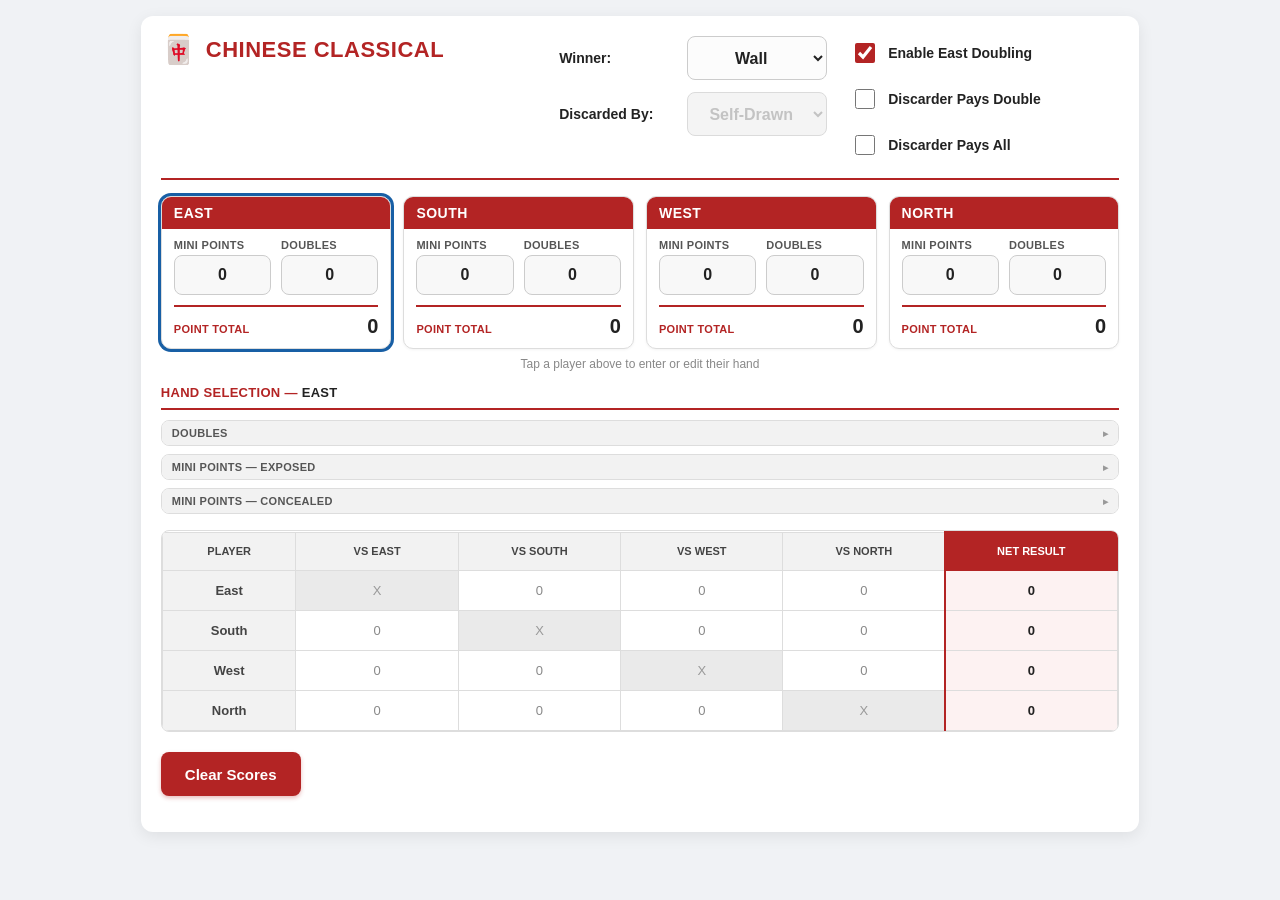
<file: chinese_classical_scoring_worksheet_unified.html>
<!DOCTYPE html>
<html lang="en">
<head>
    <meta charset="UTF-8">
    <meta name="viewport" content="width=device-width, initial-scale=1.0, viewport-fit=cover">
    <title>Chinese Classical Mahjong Scorer</title>
    <style>
    *, *:before, *:after {
        box-sizing: border-box;
    }

    body {
        font-family: -apple-system, BlinkMacSystemFont, 'Segoe UI', Roboto, Helvetica, Arial, sans-serif;
        margin: 0;
        padding: clamp(8px, 3vw, 16px);
        color: #222;
        background-color: #f0f2f5;
        -webkit-text-size-adjust: 100%;
    }

    /* Fluid container */
    .app-container {
        max-width: 100%;            /* small screens: use the full (padded) width */
        margin: 0 auto;
        background: #fff;
        padding: clamp(12px, 4vw, 20px);
        border-radius: 12px;
        box-shadow: 0 4px 16px rgba(0,0,0,0.08);
    }

    /* Only leave the 20% side gutters once the screen is wide enough for them. */
    @media (min-width: 1024px) {
        .app-container { max-width: 80%; }
    }

    .header {
        display: flex;
        flex-direction: column;
        flex-wrap: wrap;
        gap: 16px;
        border-bottom: 2px solid #b32424;
        padding-bottom: 16px;
        margin-bottom: 16px;
    }

    .title-grid-table {
        display: flex;
        align-items: center;
    }

    .title-icon {
        font-size: 28px;
        padding-right: 10px;
        line-height: 1;
    }

    .title-line1 {
        font-size: clamp(18px, 5vw, 22px);
        color: #b32424;
        text-transform: uppercase;
        letter-spacing: 0.5px;
        font-weight: 800;
        line-height: 1.2;
    }

    .meta-inputs {
        display: grid;
        grid-template-columns: 1fr;
        gap: 16px;
        font-size: 14px;
        font-weight: bold;
    }

    .meta-group {
        display: flex;
        flex-direction: column;
        gap: 12px;
    }

    .meta-item {
        display: flex;
        align-items: center;
        justify-content: space-between;
        gap: 10px;
    }

    .meta-checkbox-label {
        display: flex;
        align-items: center;
        gap: 10px;
        cursor: pointer;
        user-select: none;
        padding: 4px 0;
    }

    /* Enlarge checkboxes for mobile touch */
    input[type="checkbox"] {
        width: 20px;
        height: 20px;
        accent-color: #b32424;
    }

    /* 44px min-height for iOS touch targets */
    .meta-select {
        border: 1px solid #ccc;
        width: 140px;
        height: 44px;
        background: #fcfcfc;
        font-weight: bold;
        text-align: center;
        font-size: 16px; /* 16px prevents iOS auto-zoom */
        border-radius: 8px;
        color: #222;
    }

    .meta-select:disabled { background: #f0f0f0; color: #aaa; cursor: not-allowed; }

    .hidden-element {
        display: none !important;
    }

    /* Per-seat header cards (always visible) */
    .scores-container {
        display: grid;
        grid-template-columns: 1fr;   /* phones: one card per row */
        gap: 12px;
        margin-bottom: 8px;
    }

    .seat-scorer {
        background: #fff;
        border: 1px solid #ddd;
        border-radius: 10px;
        overflow: hidden;
        box-shadow: 0 1px 3px rgba(0,0,0,0.05);
        cursor: pointer;
        transition: box-shadow 0.15s;
    }
    .seat-scorer.active-edit {
        box-shadow: 0 0 0 3px #185fa5;
    }

    .seat-scorer-head {
        background: #b32424;
        color: #fff;
        font-weight: 800;
        text-transform: uppercase;
        letter-spacing: 0.5px;
        font-size: 14px;
        padding: 8px 12px;
        display: flex;
        justify-content: space-between;
        align-items: center;
    }
    .seat-tag {
        font-size: 11px;
        font-weight: 700;
        opacity: 0.9;
    }

    .seat-body {
        padding: 10px 12px;
        display: flex;
        flex-direction: column;
        gap: 10px;
    }

    .seat-total {
        border-top: 2px solid #b32424;
        padding-top: 8px;
    }
    .seat-total-main {
        display: flex;
        justify-content: space-between;
        align-items: baseline;
    }
    .seat-total-main > span {
        font-size: 11px;
        font-weight: bold;
        text-transform: uppercase;
        color: #b32424;
        letter-spacing: 0.3px;
    }
    .seat-total-value {
        display: flex;
        align-items: baseline;
        gap: 6px;
    }
    .seat-total strong { font-size: 20px; color: #222; }
    .seat-total strong.capped { color: #b32424; }

    .tap-hint {
        font-size: 12px;
        color: #888;
        text-align: center;
        margin: 0 0 14px;
    }

    /* Shared hand-selection panel */
    .hand-panel-wrapper {
        margin-bottom: 16px;
    }
    .hand-panel-title {
        font-size: 13px;
        font-weight: 800;
        text-transform: uppercase;
        letter-spacing: 0.3px;
        color: #b32424;
        margin-bottom: 10px;
        padding-bottom: 8px;
        border-bottom: 2px solid #b32424;
    }
    .hand-panel-title span { color: #222; }

    .hand-section {
        border: 1px solid #ddd;
        border-radius: 8px;
        margin-bottom: 8px;
        overflow: hidden;
    }

    .picker-label {
        display: flex;
        align-items: center;
        gap: 8px;
        flex: 1;
        cursor: pointer;
    }
    .picker-label input[type="radio"],
    .picker-label input[type="checkbox"] {
        width: 16px;
        height: 16px;
        accent-color: #b32424;
        flex-shrink: 0;
        margin: 0;
    }

    .status-badge {
        display: none;
        font-size: 9px;
        font-weight: 700;
        color: #fff;
        padding: 2px 5px;
        border-radius: 4px;
        vertical-align: middle;
        letter-spacing: 0.3px;
        text-transform: uppercase;
    }
    .status-badge.show { display: inline-block; }
    .limit-badge { background: #b32424; }
    .east-badge { background: #185fa5; }
    .base-total { display: none; font-size: 13px; color: #888; }
    .base-total.show { display: inline-block; }
    .hand-section-head {
        display: flex;
        align-items: center;
        justify-content: space-between;
        padding: 6px 10px;
        font-size: 11px;
        font-weight: 800;
        text-transform: uppercase;
        color: #555;
        background: #f2f2f2;
        cursor: pointer;
        user-select: none;
        letter-spacing: 0.3px;
    }
    .hand-section-head::after {
        content: '▸';
        font-size: 10px;
        color: #999;
        transition: transform 0.2s;
    }
    .hand-section-head.open::after {
        transform: rotate(90deg);
    }
    .hand-section-body {
        display: none;
    }
    .hand-section-body.open {
        display: block;
    }

    .hand-row {
        display: flex;
        align-items: center;
        padding: 5px 10px;
        font-size: 13px;
        border-top: 1px solid #eee;
    }
    .hand-name {
        flex: 1;
        min-width: 0;
    }
    .hand-val {
        color: #999;
        font-size: 11px;
        margin-right: 8px;
        white-space: nowrap;
    }

    .qty-ctrl {
        display: flex;
        align-items: center;
        border: 1px solid #ccc;
        border-radius: 6px;
        overflow: hidden;
        flex-shrink: 0;
    }
    .qty-btn {
        width: 30px;
        height: 30px;
        display: flex;
        align-items: center;
        justify-content: center;
        background: #f8f8f8;
        border: none;
        font-size: 16px;
        font-weight: bold;
        color: #555;
        cursor: pointer;
        padding: 0;
    }
    .qty-btn:active { background: #ddd; }
    .qty-num {
        width: 26px;
        text-align: center;
        font-size: 13px;
        font-weight: bold;
        color: #222;
        border-left: 1px solid #ccc;
        border-right: 1px solid #ccc;
        line-height: 30px;
    }
    .qty-num.has-val { color: #b32424; }

    .summary-row {
        display: flex;
        gap: 10px;
    }
    .summary-box { flex: 1; display: flex; flex-direction: column; gap: 4px; }
    .summary-box label {
        font-size: 11px;
        font-weight: bold;
        text-transform: uppercase;
        color: #555;
        letter-spacing: 0.3px;
    }
    .summary-val {
        height: 40px;
        border: 1px solid #ccc;
        border-radius: 8px;
        background: #f8f8f8;
        font-size: 16px;
        font-weight: bold;
        display: flex;
        align-items: center;
        justify-content: center;
        color: #222;
    }

    .winner-only-section { display: none; }
    .hand-panel.is-winner .winner-only-section { display: block; }

    /* Table responsive wrapper */
    .table-responsive {
        width: 100%;
        overflow-x: auto;
        -webkit-overflow-scrolling: touch;
        margin-bottom: 20px;
        border-radius: 8px;
        border: 1px solid #ddd;
    }

    table {
        width: 100%;
        min-width: 360px;
        border-collapse: collapse;
        font-size: 13px;
    }

    th, td {
        border: 1px solid #ddd;
        text-align: center;
        padding: 12px 4px;
    }

    th {
        background-color: #f2f2f2;
        font-weight: bold;
        color: #444;
        font-size: 11px;
        text-transform: uppercase;
    }

    td:first-child {
        background-color: #f2f2f2;
        font-weight: bold;
        width: 14%;
        color: #444;
    }

    .pay-col { width: 17%; }

    .net-col {
        background-color: #fdf2f2;
        font-weight: bold;
        width: 18%;
        border-left: 2px solid #b32424;
    }

    th.net-col {
        background-color: #b32424 !important;
        color: #fff;
        border: 2px solid #b32424;
    }

    .diagonal {
        background-color: #eaeaea !important;
        color: #999;
    }

    .pos-val { color: #2e7d32; font-weight: bold; }
    .neg-val { color: #c62828; font-weight: bold; }
    .zero-val { color: #888; }

    .action-bar {
        display: flex;
        justify-content: flex-start;
        margin-bottom: 16px;
    }

    .btn {
        background: #b32424;
        color: #fff;
        border: none;
        padding: 0 24px;
        height: 44px;
        font-weight: bold;
        border-radius: 8px;
        cursor: pointer;
        font-size: 15px;
        box-shadow: 0 2px 4px rgba(179, 36, 36, 0.3);
    }
    .btn:active { background: #911d1d; transform: translateY(1px); }

    /* Phone: turn the payout matrix into a single Net Result Summary card */
    @media (max-width: 560px) {
        .table-responsive {
            overflow-x: visible;
            border: none;
            border-radius: 0;
            margin-bottom: 16px;
        }

        table { display: block; min-width: 0; border: none; font-size: 15px; }
        thead { display: none; }

        tbody {
            display: block;
            background: #fff;
            border: 1px solid #ddd;
            border-radius: 10px;
            overflow: hidden;
            box-shadow: 0 1px 3px rgba(0,0,0,0.05);
            margin-bottom: 16px;
        }

        tbody::before {
            content: "Net Results";
            display: block;
            background-color: #b32424;
            color: #fff;
            font-size: 15px;
            font-weight: 800;
            text-transform: uppercase;
            letter-spacing: 0.5px;
            padding: 10px 14px;
        }

        tr {
            display: flex;
            justify-content: space-between;
            align-items: center;
            border-bottom: 1px solid #eee;
            background: #fff;
        }
        tr:last-child {
            border-bottom: none;
        }

        td.player-name {
            display: block;
            width: auto;
            text-align: left;
            background: none;
            color: #333;
            font-size: 15px;
            font-weight: bold;
            padding: 12px 14px;
            border: none;
        }
        td.player-name::before { content: none; }

        td {
            display: block;
            width: auto;
            padding: 12px 14px;
            border: none;
            font-size: 16px;
            font-weight: bold;
        }
        td::before { content: none; }

        td:not(.player-name):not(.net-col) {
            display: none;
        }

        td.net-col {
            display: block;
            width: auto;
            background: none;
            border: none;
            font-size: 16px;
            text-align: right;
        }
    }

    /* Desktop overrides */
    @media (min-width: 650px) {
        .meta-inputs { grid-template-columns: 1fr 1fr; gap: 24px; flex: 1 1 360px; max-width: 560px; }
        .scores-container { grid-template-columns: 1fr 1fr; }
        .header { flex-direction: row; align-items: flex-start; justify-content: space-between; gap: 24px 32px; }
        .title-grid-table { flex: 0 0 auto; }
    }

    /* Wide screens: all four seat headers in one row */
    @media (min-width: 1000px) {
        .scores-container { grid-template-columns: repeat(4, 1fr); }
    }
    </style>
</head>
<body>

<div class="app-container">
    <div class="header">
        <div class="title-grid-table">
            <div class="title-icon">🀄</div>
            <div class="title-line1">Chinese Classical</div>
        </div>

        <div class="meta-inputs">
            <div class="meta-group">
                <div class="meta-item"><span style="white-space: nowrap">Winner:</span>
                    <select class="meta-select" id="winner-seat" onchange="handleWinnerChange()">
                        <option value="NONE">Wall</option>
                        <option value="EAST">East</option>
                        <option value="SOUTH">South</option>
                        <option value="WEST">West</option>
                        <option value="NORTH">North</option>
                    </select>
                </div>
                <div class="meta-item" id="discarded-by-container"><span style="white-space: nowrap">Discarded By:</span>
                    <select class="meta-select" id="discarded-by" onchange="updateSeatTags(); updateSelfDrawnWin()" disabled>
                    </select>
                </div>
            </div>

            <div class="meta-group">
                <label class="meta-checkbox-label">
                    <input type="checkbox" id="rule-east-doubling" checked onchange="calculateScores()">
                    Enable East Doubling
                </label>
                <label class="meta-checkbox-label">
                    <input type="checkbox" id="rule-discarder-pays-double" onchange="onDiscarderRuleChange('double')">
                    Discarder Pays Double
                </label>
                <label class="meta-checkbox-label">
                    <input type="checkbox" id="rule-discarder-pays-all" onchange="onDiscarderRuleChange('all')">
                    Discarder Pays All
                </label>
            </div>
        </div>
    </div>

    <div class="scores-container" id="scores-container">
    </div>

    <div class="tap-hint">Tap a player above to enter or edit their hand</div>

    <div class="hand-panel-wrapper">
        <div class="hand-panel-title">Hand Selection — <span id="hand-panel-seat-label">EAST</span></div>
        <div class="hand-panel" id="hand-panel"></div>
    </div>

    <div class="table-responsive">
        <table>
            <thead>
            <tr>
                <th>Player</th>
                <th class="pay-col">vs EAST</th>
                <th class="pay-col">vs SOUTH</th>
                <th class="pay-col">vs WEST</th>
                <th class="pay-col">vs NORTH</th>
                <th class="net-col">NET RESULT</th>
            </tr>
            </thead>
            <tbody>
            <tr id="row-EAST">
                <td class="player-name">East</td>
                <td class="diagonal" data-label="vs East">X</td>
                <td id="cell-EAST-SOUTH" data-label="vs South">0</td>
                <td id="cell-EAST-WEST" data-label="vs West">0</td>
                <td id="cell-EAST-NORTH" data-label="vs North">0</td>
                <td class="net-col" id="net-EAST" data-label="Net Result">0</td>
            </tr>
            <tr id="row-SOUTH">
                <td class="player-name">South</td>
                <td id="cell-SOUTH-EAST" data-label="vs East">0</td>
                <td class="diagonal" data-label="vs South">X</td>
                <td id="cell-SOUTH-WEST" data-label="vs West">0</td>
                <td id="cell-SOUTH-NORTH" data-label="vs North">0</td>
                <td class="net-col" id="net-SOUTH" data-label="Net Result">0</td>
            </tr>
            <tr id="row-WEST">
                <td class="player-name">West</td>
                <td id="cell-WEST-EAST" data-label="vs East">0</td>
                <td id="cell-WEST-SOUTH" data-label="vs South">0</td>
                <td class="diagonal" data-label="vs West">X</td>
                <td id="cell-WEST-NORTH" data-label="vs North">0</td>
                <td class="net-col" id="net-WEST" data-label="Net Result">0</td>
            </tr>
            <tr id="row-NORTH">
                <td class="player-name">North</td>
                <td id="cell-NORTH-EAST" data-label="vs East">0</td>
                <td id="cell-NORTH-SOUTH" data-label="vs South">0</td>
                <td id="cell-NORTH-WEST" data-label="vs West">0</td>
                <td class="diagonal" data-label="vs North">X</td>
                <td class="net-col" id="net-NORTH" data-label="Net Result">0</td>
            </tr>
            </tbody>
        </table>
    </div>

    <div class="action-bar">
        <button class="btn" onclick="resetForm()">Clear Scores</button>
    </div>
</div>

<script>
const seats = ['EAST', 'SOUTH', 'WEST', 'NORTH'];

// Which seat's hand-selection panel is currently shown/editable, and the
// per-seat data model backing it. Since only the active seat's checkboxes/
// steppers ever exist in the DOM at once, every seat's selections are kept
// here (not read from the DOM) so switching seats never loses data.
let activeSeat = 'EAST';
let handState = {};
seats.forEach(seat => { handState[seat] = { checks: {}, qtys: {} }; });

const HAND_SECTIONS = [
    {
        id: 'limit',
        label: 'Limit Hands',
        winnerOnly: true,
        items: [
            { name: 'Three Big Dragons',  type: 'limit', value: 300, max: 1, ui: 'checkbox', radioGroup: 'limit' },
            { name: 'Thirteen Orphans',   type: 'limit', value: 300, max: 1, ui: 'checkbox', radioGroup: 'limit' },
            { name: 'Four Big Winds',     type: 'limit', value: 300, max: 1, ui: 'checkbox', radioGroup: 'limit' },
            { name: 'Nine Gates',         type: 'limit', value: 300, max: 1, ui: 'checkbox', radioGroup: 'limit' },
            { name: 'Blessing of Heaven', type: 'limit', value: 300, max: 1, ui: 'checkbox', radioGroup: 'limit' },
            { name: 'Blessing of Earth',  type: 'limit', value: 150, max: 1, ui: 'checkbox', radioGroup: 'limit' }
        ]
    },
    {
        id: 'doubles',
        label: 'Doubles',
        winnerOnly: false,
        items: [
            { name: 'Dragon Pung or Kong',      type: 'dbl', value: 1, max: 3, ui: 'stepper' },
            { name: 'Seat Wind Pung or Kong',   type: 'dbl', value: 1, max: 1, ui: 'checkbox' },
            { name: 'Round Wind Pung or Kong',  type: 'dbl', value: 1, max: 1, ui: 'checkbox' },
            { name: 'Seat Flower and Season',   type: 'dbl', value: 1, max: 1, ui: 'checkbox' },
            { name: 'Half Flush',               type: 'dbl', value: 1, max: 1, ui: 'checkbox', radioGroup: 'flush' },
            { name: 'Pure Flush',               type: 'dbl', value: 3, max: 1, ui: 'checkbox', radioGroup: 'flush' },
            { name: 'All Honors',               type: 'dbl', value: 3, max: 1, ui: 'checkbox', radioGroup: 'flush' },
            { name: 'All Four Flowers',         type: 'dbl', value: 3, max: 1, ui: 'checkbox' },
            { name: 'All Four Seasons',         type: 'dbl', value: 3, max: 1, ui: 'checkbox' }
        ]
    },
    {
        id: 'mini-exposed',
        label: 'Mini Points — Exposed',
        winnerOnly: false,
        items: [
            { name: 'Pung of Simples',              type: 'pts', value: 2,  max: 4 },
            { name: 'Kong of Simples',               type: 'pts', value: 8,  max: 4 },
            { name: 'Pung of Terminals',             type: 'pts', value: 4,  max: 4 },
            { name: 'Kong of Terminals',             type: 'pts', value: 16, max: 4 },
            { name: 'Pung of Dragons',               type: 'pts', value: 4,  max: 3 },
            { name: 'Kong of Dragons',               type: 'pts', value: 16, max: 3 },
            { name: 'Pung of Seat/Round Winds',      type: 'pts', value: 4,  max: 2 },
            { name: 'Kong of Seat/Round Winds',      type: 'pts', value: 16, max: 2 },
            { name: 'Pair of Seat/Round Winds',      type: 'pts', value: 2,  max: 2 },
            { name: 'Pair of Dragons',               type: 'pts', value: 2,  max: 1 },
            { name: 'Each Seat Flower or Season',    type: 'pts', value: 2,  max: 2 }
        ]
    },
    {
        id: 'mini-concealed',
        label: 'Mini Points — Concealed',
        winnerOnly: false,
        items: [
            { name: 'Pung of Simples',              type: 'pts', value: 4,  max: 4 },
            { name: 'Kong of Simples',               type: 'pts', value: 16, max: 4 },
            { name: 'Pung of Terminals',             type: 'pts', value: 8,  max: 4 },
            { name: 'Kong of Terminals',             type: 'pts', value: 32, max: 4 },
            { name: 'Pung of Dragons',               type: 'pts', value: 8,  max: 3 },
            { name: 'Kong of Dragons',               type: 'pts', value: 32, max: 3 },
            { name: 'Pung of Seat/Round Winds',      type: 'pts', value: 8,  max: 2 },
            { name: 'Kong of Seat/Round Winds',      type: 'pts', value: 32, max: 2 }
        ]
    },
    {
        id: 'mini-winner',
        label: 'Mini Points — Winner Only',
        winnerOnly: true,
        items: [
            { name: 'Base Win',              type: 'pts', value: 20, max: 1, ui: 'auto' },
            { name: 'Pinghu',                type: 'pts', value: 10, max: 1, ui: 'checkbox' },
            { name: 'All Pungs',             type: 'pts', value: 10, max: 1, ui: 'checkbox' },
            { name: 'Replacement Tile Win',  type: 'pts', value: 10, max: 1, ui: 'checkbox' },
            { name: 'Last Tile Win',         type: 'pts', value: 10, max: 1, ui: 'checkbox' },
            { name: 'Self-Drawn Win',        type: 'pts', value: 2,  max: 1, ui: 'auto' },
            { name: 'Eyes Wait',             type: 'pts', value: 2,  max: 1, ui: 'checkbox', radioGroup: 'wait' },
            { name: 'Closed Wait',           type: 'pts', value: 2,  max: 1, ui: 'checkbox', radioGroup: 'wait' },
            { name: 'Edge Wait',             type: 'pts', value: 2,  max: 1, ui: 'checkbox', radioGroup: 'wait' }
        ]
    }
];

// Derived section/item indices — computed from section ids rather than
// hardcoded numbers, so inserting/reordering HAND_SECTIONS later (as just
// happened with the concealed/exposed split) can't silently desync these.
const LIMIT_SECTION_INDEX = HAND_SECTIONS.findIndex(s => s.id === 'limit');
const DOUBLES_SECTION_INDEX = HAND_SECTIONS.findIndex(s => s.id === 'doubles');
const WINNER_SECTION_INDEX = HAND_SECTIONS.findIndex(s => s.id === 'mini-winner');
const BASE_WIN_ITEM_INDEX = 0;   // 'Base Win' position within mini-winner.items
const SELF_DRAWN_ITEM_INDEX = 5; // 'Self-Drawn Win' position within mini-winner.items

// --- Per-seat data model -----------------------------------------------

function setCheck(seat, si, ii, checked) {
    if (!handState[seat]) handState[seat] = { checks: {}, qtys: {} };
    const key = `${si}-${ii}`;
    if (checked) handState[seat].checks[key] = true;
    else delete handState[seat].checks[key];
}

function setQty(seat, si, ii, qty) {
    if (!handState[seat]) handState[seat] = { checks: {}, qtys: {} };
    const key = `${si}-${ii}`;
    if (qty > 0) handState[seat].qtys[key] = qty;
    else delete handState[seat].qtys[key];
}

function clearHandItem(seat, si, ii) {
    const item = HAND_SECTIONS[si].items[ii];
    if (item.ui === 'checkbox' || item.ui === 'auto') setCheck(seat, si, ii, false);
    else setQty(seat, si, ii, 0);
}

function getSeatHandValues(seat, winner) {
    let miniPts = 0;
    let doubles = 0;
    let limitPts = 0;
    const { checks = {}, qtys = {} } = handState[seat] || {};

    HAND_SECTIONS[LIMIT_SECTION_INDEX].items.forEach((item, ii) => {
        if (checks[`${LIMIT_SECTION_INDEX}-${ii}`]) limitPts = item.value;
    });

    HAND_SECTIONS.forEach((section, si) => {
        if (si === LIMIT_SECTION_INDEX) return; // limit handled above
        if (section.winnerOnly && seat !== winner) return;
        section.items.forEach((item, ii) => {
            let qty = 0;
            if (item.ui === 'checkbox' || item.ui === 'auto') {
                qty = checks[`${si}-${ii}`] ? 1 : 0;
            } else {
                qty = qtys[`${si}-${ii}`] || 0;
            }
            if (qty === 0) return;
            if (item.type === 'pts') miniPts += item.value * qty;
            else if (item.type === 'dbl') doubles += item.value * qty;
        });
    });

    return { miniPts, doubles, limitPts };
}

function computePointTotal(seat, winner) {
    const { miniPts, doubles, limitPts } = getSeatHandValues(seat, winner);

    document.getElementById(`sum-pts-${seat}`).textContent = miniPts;
    document.getElementById(`sum-dbl-${seat}`).textContent = doubles;

    let total = (limitPts > 0)
        ? limitPts + miniPts
        : miniPts * Math.pow(2, doubles);

    const cap = 500;
    const capped = total > cap;
    return { total: Math.min(total, cap), rawTotal: total, capped, limitPts };
}

// --- Always-visible per-seat header cards -------------------------------

function buildSeatHeaderCard(seat) {
    let html = '';
    html += `<div class="seat-scorer" id="scorer-${seat}" onclick="switchActiveSeat('${seat}')">`;
    html += `<div class="seat-scorer-head"><span>${seat}</span><span class="seat-tag" id="tag-${seat}"></span></div>`;
    html += `<div class="seat-body">`;

    html += `<div class="summary-row">`;
    html += `<div class="summary-box"><label>Mini Points</label><div class="summary-val" id="sum-pts-${seat}">0</div></div>`;
    html += `<div class="summary-box"><label>Doubles</label><div class="summary-val" id="sum-dbl-${seat}">0</div></div>`;
    html += `</div>`;

    html += `<div class="seat-total">`;
    html += `<div class="seat-total-main"><span>Point Total</span><div class="seat-total-value"><span class="status-badge east-badge" id="east-badge-${seat}">East x2</span><span class="status-badge limit-badge" id="limit-badge-${seat}">Limit</span><span class="base-total" id="base-total-${seat}"></span><strong id="total-${seat}">0</strong></div></div>`;
    html += `</div>`;

    html += `</div></div>`;
    return html;
}

function initHeaderCards() {
    const container = document.getElementById('scores-container');
    container.innerHTML = seats.map(buildSeatHeaderCard).join('');
}

// --- Shared hand-selection panel -----------------------------------------

function toggleSection(el) {
    el.classList.toggle('open');
    el.nextElementSibling.classList.toggle('open');
}

function buildHandPanel(seat) {
    const state = handState[seat] || { checks: {}, qtys: {} };
    let html = '';

    HAND_SECTIONS.forEach((section, si) => {
        const woClass = section.winnerOnly ? ' winner-only-section' : '';
        html += `<div class="hand-section${woClass}" id="panel-section-${section.id}">`;
        html += `<div class="hand-section-head" onclick="toggleSection(this)">${section.label}</div>`;
        html += `<div class="hand-section-body">`;

        section.items.forEach((item, ii) => {
            const dataId = `${seat}-${si}-${ii}`;
            const key = `${si}-${ii}`;

            if (item.ui === 'checkbox' || item.ui === 'auto') {
                const cbLabel = item.type === 'dbl'
                    ? (item.value === 1 ? '1 dbl' : `${item.value} dbl`)
                    : `${item.value} pts`;
                const isChecked = !!state.checks[key];
                if (item.ui === 'auto') {
                    html += `<div class="hand-row"><label class="picker-label"><input type="checkbox" id="chk-${dataId}" ${isChecked ? 'checked' : ''} disabled><span class="hand-name">${item.name}</span><span class="hand-val">${cbLabel}</span></label></div>`;
                    return;
                }
                const onchange = item.radioGroup
                    ? `onExclusiveCheck('${seat}',${si},${ii},'${item.radioGroup}')`
                    : `onHandCheckboxChange('${dataId}', this.checked)`;
                html += `<div class="hand-row"><label class="picker-label"><input type="checkbox" id="chk-${dataId}" ${isChecked ? 'checked' : ''} onchange="${onchange}"><span class="hand-name">${item.name}</span><span class="hand-val">${cbLabel}</span></label></div>`;
                return;
            }

            const valLabel = item.type === 'dbl'
                ? (item.value === 1 ? '1 dbl' : `${item.value} dbl`)
                : `${item.value} pts`;
            const suffix = item.max > 1 ? ' ea' : '';
            const qty = state.qtys[key] || 0;
            html += `<div class="hand-row">`;
            html += `<span class="hand-name">${item.name}</span>`;
            html += `<span class="hand-val">${valLabel}${suffix}</span>`;
            html += `<div class="qty-ctrl">`;
            html += `<button class="qty-btn" onclick="adjQty('${dataId}',-1,${item.max})">−</button>`;
            html += `<span class="qty-num${qty > 0 ? ' has-val' : ''}" id="qty-${dataId}">${qty}</span>`;
            html += `<button class="qty-btn" onclick="adjQty('${dataId}',1,${item.max})">+</button>`;
            html += `</div></div>`;
        });

        html += `</div></div>`;
    });

    return html;
}

function applyLimitHidesDoubles(seat) {
    if (seat !== activeSeat) return;
    const doublesSection = document.getElementById('panel-section-doubles');
    if (!doublesSection) return;
    const state = handState[seat] || { checks: {}, qtys: {} };
    let hasLimit = false;
    HAND_SECTIONS[LIMIT_SECTION_INDEX].items.forEach((item, ii) => {
        if (state.checks[`${LIMIT_SECTION_INDEX}-${ii}`]) hasLimit = true;
    });
    doublesSection.style.display = hasLimit ? 'none' : '';
}

function renderActiveHandPanel() {
    const panel = document.getElementById('hand-panel');
    if (!panel) return;
    const winner = document.getElementById('winner-seat').value;
    panel.classList.toggle('is-winner', activeSeat === winner);
    panel.innerHTML = buildHandPanel(activeSeat);
    applyLimitHidesDoubles(activeSeat);
}

function switchActiveSeat(seat) {
    activeSeat = seat;
    document.querySelectorAll('.seat-scorer').forEach(el => el.classList.remove('active-edit'));
    const card = document.getElementById(`scorer-${seat}`);
    if (card) card.classList.add('active-edit');
    const label = document.getElementById('hand-panel-seat-label');
    if (label) label.textContent = seat;
    renderActiveHandPanel();
}

function onHandCheckboxChange(dataId, checked) {
    const parts = dataId.split('-');
    setCheck(parts[0], Number(parts[1]), Number(parts[2]), checked);
    calculateScores();
}

function adjQty(dataId, delta, max) {
    const el = document.getElementById(`qty-${dataId}`);
    let v = parseInt(el.textContent) + delta;
    if (v < 0) v = 0;
    if (v > max) v = max;
    el.textContent = v;
    el.classList.toggle('has-val', v > 0);
    const parts = dataId.split('-');
    setQty(parts[0], Number(parts[1]), Number(parts[2]), v);
    calculateScores();
}

function onExclusiveCheck(seat, si, ii, radioGroup) {
    HAND_SECTIONS[si].items.forEach((item, idx) => {
        if (item.radioGroup !== radioGroup) return;
        const checked = (idx === ii);
        const el = document.getElementById(`chk-${seat}-${si}-${idx}`);
        if (el) el.checked = checked;
        setCheck(seat, si, idx, checked);
    });
    calculateScores();
}

// --- Winner / discarder-driven UI (unchanged behavior, now data-model-based) ---

function updateWinnerScoringUI() {
    const winner = document.getElementById('winner-seat').value;
    seats.forEach(seat => {
        if (seat !== winner) {
            // Reset winner-only selections for non-winners
            HAND_SECTIONS.forEach((section, si) => {
                if (!section.winnerOnly) return;
                section.items.forEach((item, ii) => clearHandItem(seat, si, ii));
            });
        }
    });
    updateSeatTags();

    // Auto-set Base Win for the winner
    seats.forEach(seat => setCheck(seat, WINNER_SECTION_INDEX, BASE_WIN_ITEM_INDEX, seat === winner));

    updateSelfDrawnWin();
    renderActiveHandPanel();
}

function updateSelfDrawnWin() {
    const winner = document.getElementById('winner-seat').value;
    const discardedBy = document.getElementById('discarded-by').value;
    seats.forEach(seat => {
        setCheck(seat, WINNER_SECTION_INDEX, SELF_DRAWN_ITEM_INDEX, seat === winner && discardedBy === 'SELFDRAW');
    });
    renderActiveHandPanel();
    calculateScores();
}

function updateSeatTags() {
    const winner = document.getElementById('winner-seat').value;
    const discardedBy = document.getElementById('discarded-by').value;
    const isSelfDraw = (discardedBy === 'SELFDRAW');
    seats.forEach(seat => {
        const tag = document.getElementById(`tag-${seat}`);
        const scorer = document.getElementById(`scorer-${seat}`);
        if (!tag || !scorer) return;
        scorer.classList.remove('is-discarder');
        if (seat === winner) {
            tag.textContent = '🏆 WINNER';
        } else if (!isSelfDraw && seat === discardedBy && winner !== 'NONE') {
            tag.textContent = '🎯 DISCARDER';
            scorer.classList.add('is-discarder');
        } else {
            tag.textContent = '';
        }
    });
}

function updateDiscardedByDropdown() {
    const winner = document.getElementById('winner-seat').value;
    const select = document.getElementById('discarded-by');
    const current = select.value;
    select.innerHTML = '';

    const sd = document.createElement('option');
    sd.value = 'SELFDRAW';
    sd.innerText = 'Self-Drawn';
    select.appendChild(sd);

    if (winner !== 'NONE') {
        seats.forEach(seat => {
            if (seat !== winner) {
                const opt = document.createElement('option');
                opt.value = seat;
                opt.innerText = seat.charAt(0) + seat.slice(1).toLowerCase();
                select.appendChild(opt);
            }
        });
    }

    const valid = Array.prototype.some.call(select.options, o => o.value === current);
    select.value = valid ? current : 'SELFDRAW';
    select.disabled = (winner === 'NONE');
}

function onDiscarderRuleChange(which) {
    if (which === 'double' && document.getElementById('rule-discarder-pays-double').checked) {
        document.getElementById('rule-discarder-pays-all').checked = false;
    } else if (which === 'all' && document.getElementById('rule-discarder-pays-all').checked) {
        document.getElementById('rule-discarder-pays-double').checked = false;
    }
    calculateScores();
}

function handleWinnerChange() {
    updateWinnerScoringUI();
    updateDiscardedByDropdown();
    calculateScores();
}

// --- Scoring + payout matrix (unchanged math from the original file) -----

function calculateScores() {
    const winner = document.getElementById('winner-seat').value;
    const discardedBy = (winner === 'NONE') ? 'SELFDRAW' : document.getElementById('discarded-by').value;
    const isSelfDraw = (discardedBy === 'SELFDRAW');
    const discarder = isSelfDraw ? '' : discardedBy;

    const eastDoublingEnabled = document.getElementById('rule-east-doubling').checked;
    const discarderPaysDoubleEnabled = document.getElementById('rule-discarder-pays-double').checked;
    const discarderPaysAllEnabled = document.getElementById('rule-discarder-pays-all').checked;

    const baseScores = {};
    seats.forEach(seat => {
        const { total, rawTotal, capped, limitPts } = computePointTotal(seat, winner);
        baseScores[seat] = total;

        // Item 1: limit hand clears any doubles entered for this seat
        if (limitPts > 0) {
            HAND_SECTIONS[DOUBLES_SECTION_INDEX].items.forEach((item, ii) => clearHandItem(seat, DOUBLES_SECTION_INDEX, ii));
            document.getElementById(`sum-dbl-${seat}`).textContent = '0';
        }

        // Item 3: east doubling on displayed total
        let displayTotal = total;
        let realValue = rawTotal;
        const cap = (seat === 'EAST' && eastDoublingEnabled) ? 1000 : 500;
        const isEastDoubled = eastDoublingEnabled && seat === 'EAST' && winner === 'EAST';
        if (isEastDoubled) {
            displayTotal = Math.min(total * 2, cap);
            realValue = rawTotal * 2;
        }
        const displayCapped = capped || displayTotal >= cap;

        const totalEl = document.getElementById(`total-${seat}`);
        if (totalEl) {
            totalEl.innerText = displayTotal;
            totalEl.classList.toggle('capped', displayCapped);
            totalEl.title = displayCapped ? 'Capped at the point limit' : '';
        }

        const eastBadge = document.getElementById(`east-badge-${seat}`);
        if (eastBadge) eastBadge.classList.toggle('show', isEastDoubled);

        const limitBadge = document.getElementById(`limit-badge-${seat}`);
        if (limitBadge) limitBadge.classList.toggle('show', displayCapped);

        const baseTotalEl = document.getElementById(`base-total-${seat}`);
        if (baseTotalEl) {
            baseTotalEl.textContent = realValue.toLocaleString('en-US');
            baseTotalEl.classList.toggle('show', displayCapped);
        }
    });

    // Refresh the visible panel in case limit-hand clearing touched the active seat's doubles
    applyLimitHidesDoubles(activeSeat);

    const matrix = {
        EAST:  { EAST: 0, SOUTH: 0, WEST: 0, NORTH: 0 },
        SOUTH: { EAST: 0, SOUTH: 0, WEST: 0, NORTH: 0 },
        WEST:  { EAST: 0, SOUTH: 0, WEST: 0, NORTH: 0 },
        NORTH: { EAST: 0, SOUTH: 0, WEST: 0, NORTH: 0 }
    };

    seats.forEach(p1 => {
        seats.forEach(p2 => {
            if (p1 === p2) return;
            if (p1 === winner) return;

            if (p2 === winner) {
                let baseWinValue = baseScores[winner];

                if (isSelfDraw) {
                    let payout = baseWinValue;
                    if (eastDoublingEnabled && (p1 === 'EAST' || p2 === 'EAST')) {
                        payout *= 2;
                    }
                    matrix[p1][p2] = -payout;
                    matrix[p2][p1] = payout;
                } else if (discarderPaysAllEnabled) {
                    if (p1 === discarder) {
                        let totalPayout = 0;
                        seats.forEach(loser => {
                            if (loser === winner) return;
                            let payout = baseWinValue;
                            if (eastDoublingEnabled && (loser === 'EAST' || winner === 'EAST')) {
                                payout *= 2;
                            }
                            totalPayout += payout;
                        });
                        matrix[p1][p2] = -totalPayout;
                        matrix[p2][p1] = totalPayout;
                    } else {
                        matrix[p1][p2] = 0;
                    }
                } else if (discarderPaysDoubleEnabled) {
                    if (p1 === discarder) {
                        let payout = baseWinValue * 2;
                        if (eastDoublingEnabled && (p1 === 'EAST' || p2 === 'EAST')) {
                            payout *= 2;
                        }
                        matrix[p1][p2] = -payout;
                        matrix[p2][p1] = payout;
                    } else {
                        matrix[p1][p2] = 0;
                    }
                } else {
                    let payout = baseWinValue;
                    if (eastDoublingEnabled && (p1 === 'EAST' || p2 === 'EAST')) {
                        payout *= 2;
                    }
                    matrix[p1][p2] = -payout;
                    matrix[p2][p1] = payout;
                }
            }

            else if (p2 !== winner) {
                if (baseScores[p1] > baseScores[p2]) {
                    let diff = baseScores[p1] - baseScores[p2];
                    if (eastDoublingEnabled && (p1 === 'EAST' || p2 === 'EAST')) {
                        diff *= 2;
                    }
                    matrix[p1][p2] = diff;
                    matrix[p2][p1] = -diff;
                }
            }
        });
    });

    seats.forEach(p1 => {
        let netResult = 0;
        seats.forEach(p2 => {
            if (p1 === p2) return;

            const cellValue = matrix[p1][p2];
            netResult += cellValue;

            const cellElement = document.getElementById(`cell-${p1}-${p2}`);
            if (cellElement) {
                cellElement.innerText = cellValue > 0 ? `+${cellValue}` : cellValue;
                cellElement.className = '';
                if (cellValue > 0) cellElement.classList.add('pos-val');
                else if (cellValue < 0) cellElement.classList.add('neg-val');
                else cellElement.classList.add('zero-val');
            }
        });

        const netElement = document.getElementById(`net-${p1}`);
        if (netElement) {
            netElement.innerText = netResult > 0 ? `+${netResult}` : netResult;
            netElement.className = 'net-col';
            if (netResult > 0) netElement.classList.add('pos-val');
            else if (netResult < 0) netElement.classList.add('neg-val');
        }
    });
}

function resetForm() {
    document.getElementById('winner-seat').value = 'NONE';
    seats.forEach(seat => { handState[seat] = { checks: {}, qtys: {} }; });

    updateDiscardedByDropdown();
    updateWinnerScoringUI();
    switchActiveSeat('EAST');
    calculateScores();
    window.scrollTo({ top: 0, behavior: 'smooth' });
}

window.onload = function() {
    initHeaderCards();
    updateDiscardedByDropdown();
    switchActiveSeat('EAST');
    updateWinnerScoringUI();
    calculateScores();
};
</script>

</body>
</html>
</file>
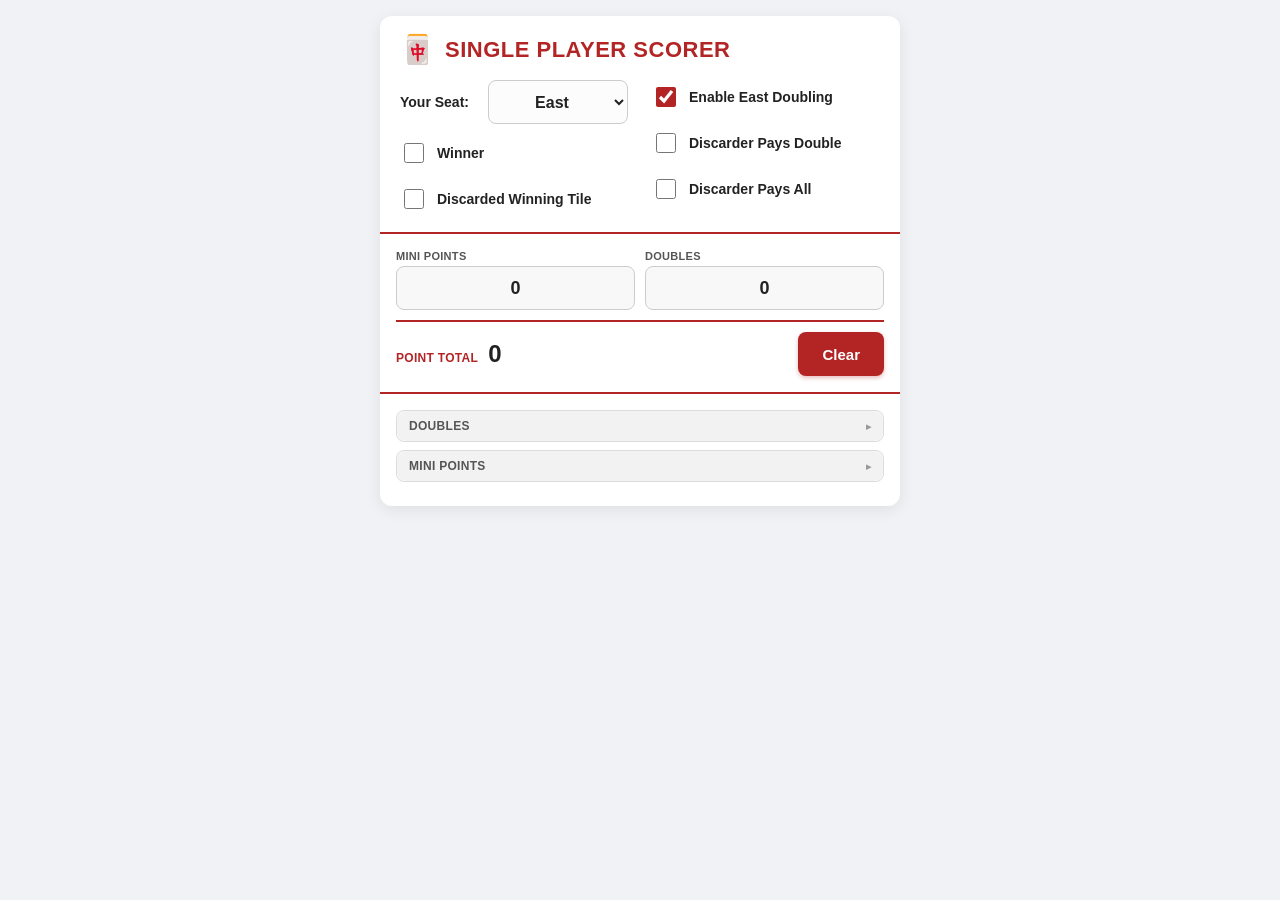
<file: chinese_classical_single_player_scorer.html>
<!DOCTYPE html>
<html lang="en">
<head>
    <meta charset="UTF-8">
    <meta name="viewport" content="width=device-width, initial-scale=1.0, viewport-fit=cover">
    <title>Chinese Classical — Single Player Scorer</title>
    <style>
    *, *:before, *:after {
        box-sizing: border-box;
    }

    body {
        font-family: -apple-system, BlinkMacSystemFont, 'Segoe UI', Roboto, Helvetica, Arial, sans-serif;
        margin: 0;
        padding: 0;
        color: #222;
        background-color: #f0f2f5;
        -webkit-text-size-adjust: 100%;
        display: flex;
        justify-content: center;
    }

    .app-container {
        width: 100%;
        max-width: 520px;
        background: #fff;
        box-shadow: 0 4px 16px rgba(0,0,0,0.08);
        min-height: 100vh;
    }

    @media (min-width: 560px) {
        body { padding: clamp(8px, 3vw, 16px); align-items: flex-start; }
        .app-container {
            border-radius: 12px;
            min-height: auto;
        }
    }

    .header {
        display: flex;
        flex-direction: column;
        gap: 16px;
        border-bottom: 2px solid #b32424;
        padding: clamp(12px, 4vw, 20px);
        padding-bottom: 16px;
    }

    .title-row {
        display: flex;
        align-items: center;
    }

    .title-icon {
        font-size: 28px;
        padding-right: 10px;
        line-height: 1;
    }

    .title-text {
        font-size: clamp(18px, 5vw, 22px);
        color: #b32424;
        text-transform: uppercase;
        letter-spacing: 0.5px;
        font-weight: 800;
        line-height: 1.2;
    }

    .meta-inputs {
        display: grid;
        grid-template-columns: 1fr;
        gap: 16px;
        font-size: 14px;
        font-weight: bold;
    }

    .meta-group {
        display: flex;
        flex-direction: column;
        gap: 12px;
    }

    .meta-item {
        display: flex;
        align-items: center;
        justify-content: space-between;
        gap: 10px;
    }

    .meta-select {
        border: 1px solid #ccc;
        width: 140px;
        height: 44px;
        background: #fcfcfc;
        font-weight: bold;
        text-align: center;
        font-size: 16px;
        border-radius: 8px;
        color: #222;
    }

    .meta-checkbox-label {
        display: flex;
        align-items: center;
        gap: 10px;
        cursor: pointer;
        user-select: none;
        padding: 4px 0;
    }

    input[type="checkbox"] {
        width: 20px;
        height: 20px;
        accent-color: #b32424;
    }

    @media (min-width: 480px) {
        .meta-inputs { grid-template-columns: 1fr 1fr; gap: 16px 24px; }
    }

    /* Hand picker */
    .hand-picker-area {
        padding: clamp(10px, 3vw, 16px);
    }

    .hand-picker-area.at-limit .hand-section-body {
        pointer-events: none;
        opacity: 0.4;
    }

    .hand-section {
        border: 1px solid #ddd;
        border-radius: 8px;
        margin-bottom: 8px;
    }

    .hand-section-head {
        display: flex;
        align-items: center;
        justify-content: space-between;
        padding: 8px 12px;
        font-size: 12px;
        font-weight: 800;
        text-transform: uppercase;
        color: #555;
        background: #f2f2f2;
        cursor: pointer;
        user-select: none;
        letter-spacing: 0.3px;
        border-radius: 8px;
        position: sticky;
        top: var(--results-height, 0px);
        z-index: 5;
    }

    .hand-section-head.open {
        border-radius: 8px 8px 0 0;
    }
    .hand-section-head::after {
        content: '▸';
        font-size: 10px;
        color: #999;
        transition: transform 0.2s;
    }
    .hand-section-head.open::after {
        transform: rotate(90deg);
    }

    .hand-section-body {
        display: none;
    }
    .hand-section-body.open {
        display: block;
    }

    .hand-row {
        display: flex;
        align-items: center;
        padding: 6px 12px;
        font-size: 14px;
        border-top: 1px solid #eee;
    }
    .hand-name { flex: 1; min-width: 0; }
    .hand-val {
        color: #999;
        font-size: 11px;
        margin-right: 8px;
        white-space: nowrap;
    }

    .qty-ctrl {
        display: flex;
        align-items: center;
        border: 1px solid #ccc;
        border-radius: 6px;
        overflow: hidden;
        flex-shrink: 0;
    }
    .qty-btn {
        width: 34px;
        height: 34px;
        display: flex;
        align-items: center;
        justify-content: center;
        background: #f8f8f8;
        border: none;
        font-size: 18px;
        font-weight: bold;
        color: #555;
        cursor: pointer;
        padding: 0;
    }
    .qty-btn:active { background: #ddd; }
    .qty-num {
        width: 28px;
        text-align: center;
        font-size: 14px;
        font-weight: bold;
        color: #222;
        border-left: 1px solid #ccc;
        border-right: 1px solid #ccc;
        line-height: 34px;
    }
    .qty-num.has-val { color: #b32424; }

    .winner-only-section { display: none; }
    .show-winner-sections .winner-only-section { display: block; }

    /* Results sub-header */
    .results {
        position: sticky;
        top: 0;
        z-index: 10;
        background: #fff;
        padding: clamp(10px, 3vw, 16px);
        border-bottom: 2px solid #b32424;
        display: flex;
        flex-direction: column;
        gap: 10px;
    }

    .summary-row {
        display: flex;
        gap: 10px;
    }
    .summary-box { flex: 1; display: flex; flex-direction: column; gap: 4px; }
    .summary-box label {
        font-size: 11px;
        font-weight: bold;
        text-transform: uppercase;
        color: #555;
        letter-spacing: 0.3px;
    }
    .summary-val {
        height: 44px;
        border: 1px solid #ccc;
        border-radius: 8px;
        background: #f8f8f8;
        font-size: 18px;
        font-weight: bold;
        display: flex;
        align-items: center;
        justify-content: center;
        color: #222;
    }

    .total-row {
        display: flex;
        justify-content: space-between;
        align-items: center;
        border-top: 2px solid #b32424;
        padding-top: 10px;
    }

    .point-total {
        display: flex;
        align-items: baseline;
        gap: 10px;
    }
    .point-total-label {
        font-size: 12px;
        font-weight: bold;
        text-transform: uppercase;
        color: #b32424;
        letter-spacing: 0.3px;
    }
    .point-total strong { font-size: 24px; color: #222; }
    .point-total strong.capped { color: #b32424; }

    .limit-badge {
        display: none;
        font-size: 10px;
        font-weight: 800;
        text-transform: uppercase;
        color: #fff;
        background: #b32424;
        padding: 3px 8px;
        border-radius: 4px;
        letter-spacing: 0.5px;
        margin-left: 8px;
        vertical-align: middle;
    }
    .limit-badge.show { display: inline-block; }

    .btn {
        background: #b32424;
        color: #fff;
        border: none;
        padding: 0 24px;
        height: 44px;
        font-weight: bold;
        border-radius: 8px;
        cursor: pointer;
        font-size: 15px;
        box-shadow: 0 2px 4px rgba(179, 36, 36, 0.3);
    }
    .btn:active { background: #911d1d; transform: translateY(1px); }
    </style>
</head>
<body>

<div class="app-container">
    <div class="header">
        <div class="title-row">
            <div class="title-icon">🀄</div>
            <div class="title-text">Single Player Scorer</div>
        </div>

        <div class="meta-inputs">
            <div class="meta-group">
                <div class="meta-item">
                    <span style="white-space: nowrap">Your Seat:</span>
                    <select class="meta-select" id="player-seat" onchange="recalc()">
                        <option value="EAST">East</option>
                        <option value="SOUTH">South</option>
                        <option value="WEST">West</option>
                        <option value="NORTH">North</option>
                    </select>
                </div>
                <label class="meta-checkbox-label">
                    <input type="checkbox" id="is-winner" onchange="handleWinnerToggle()">
                    Winner
                </label>
                <label class="meta-checkbox-label">
                    <input type="checkbox" id="is-discarder" onchange="handleDiscarderToggle()">
                    Discarded Winning Tile
                </label>
            </div>

            <div class="meta-group">
                <label class="meta-checkbox-label">
                    <input type="checkbox" id="rule-east-doubling" checked onchange="recalc()">
                    Enable East Doubling
                </label>
                <label class="meta-checkbox-label">
                    <input type="checkbox" id="rule-discarder-pays-double" onchange="onDiscarderRuleChange('double')">
                    Discarder Pays Double
                </label>
                <label class="meta-checkbox-label">
                    <input type="checkbox" id="rule-discarder-pays-all" onchange="onDiscarderRuleChange('all')">
                    Discarder Pays All
                </label>
            </div>
        </div>
    </div>

    <div class="results">
        <div class="summary-row">
            <div class="summary-box">
                <label>Mini Points</label>
                <div class="summary-val" id="sum-pts">0</div>
            </div>
            <div class="summary-box" id="summary-dbl">
                <label>Doubles</label>
                <div class="summary-val" id="sum-dbl">0</div>
            </div>
        </div>
        <div class="total-row">
            <div class="point-total">
                <span class="point-total-label">Point Total</span>
                <strong id="point-total">0</strong>
                <span class="limit-badge" id="limit-badge">Limit</span>
            </div>
            <button class="btn" onclick="resetForm()">Clear</button>
        </div>
    </div>

    <div class="hand-picker-area" id="hand-picker"></div>
</div>

<script>
const HAND_SECTIONS = [
    {
        id: 'limit',
        label: 'Limit Hands',
        winnerOnly: true,
        items: [
            { name: 'Blessing of Earth',  type: 'limit', value: 150, max: 1 },
            { name: 'Blessing of Heaven', type: 'limit', value: 300, max: 1 },
            { name: 'Three Big Dragons',  type: 'limit', value: 300, max: 1 },
            { name: 'Thirteen Orphans',   type: 'limit', value: 300, max: 1 },
            { name: 'Four Big Winds',     type: 'limit', value: 300, max: 1 },
            { name: 'Nine Gates',         type: 'limit', value: 300, max: 1 }
        ]
    },
    {
        id: 'doubles',
        label: 'Doubles',
        winnerOnly: false,
        items: [
            { name: 'Dragon Pung or Kong',       type: 'dbl', value: 1, max: 3 },
            { name: 'Seat Wind Pung or Kong',     type: 'dbl', value: 1, max: 1 },
            { name: 'Round Wind Pung or Kong',    type: 'dbl', value: 1, max: 1 },
            { name: 'Seat Flower and Season',     type: 'dbl', value: 1, max: 2 },
            { name: 'Half Flush',                 type: 'dbl', value: 1, max: 1 },
            { name: 'Pure Flush',                 type: 'dbl', value: 3, max: 1 },
            { name: 'All Honors',                 type: 'dbl', value: 3, max: 1 },
            { name: 'All Four Flowers',           type: 'dbl', value: 3, max: 1 },
            { name: 'All Four Seasons',           type: 'dbl', value: 3, max: 1 }
        ]
    },
    {
        id: 'mini',
        label: 'Mini Points',
        winnerOnly: false,
        items: [
            { name: 'Pung of Simples',              type: 'pts', value: 2,  max: 4 },
            { name: 'Pung of Simples (c)',           type: 'pts', value: 4,  max: 4 },
            { name: 'Kong of Simples',               type: 'pts', value: 8,  max: 4 },
            { name: 'Kong of Simples (c)',            type: 'pts', value: 16, max: 4 },
            { name: 'Pung of Terminals',             type: 'pts', value: 4,  max: 4 },
            { name: 'Pung of Terminals (c)',          type: 'pts', value: 8,  max: 4 },
            { name: 'Kong of Terminals',             type: 'pts', value: 16, max: 4 },
            { name: 'Kong of Terminals (c)',          type: 'pts', value: 32, max: 4 },
            { name: 'Pung of Dragons',               type: 'pts', value: 4,  max: 3 },
            { name: 'Pung of Dragons (c)',            type: 'pts', value: 8,  max: 3 },
            { name: 'Kong of Dragons',               type: 'pts', value: 16, max: 3 },
            { name: 'Kong of Dragons (c)',            type: 'pts', value: 32, max: 3 },
            { name: 'Pung of Seat/Round Winds',      type: 'pts', value: 4,  max: 2 },
            { name: 'Pung of Seat/Round Winds (c)',   type: 'pts', value: 8,  max: 2 },
            { name: 'Kong of Seat/Round Winds',      type: 'pts', value: 16, max: 2 },
            { name: 'Kong of Seat/Round Winds (c)',   type: 'pts', value: 32, max: 2 },
            { name: 'Pair of Seat/Round Winds',      type: 'pts', value: 2,  max: 2 },
            { name: 'Pair of Dragons',               type: 'pts', value: 2,  max: 1 },
            { name: 'Each Seat Flower or Season',    type: 'pts', value: 2,  max: 2 }
        ]
    },
    {
        id: 'mini-winner',
        label: 'Mini Points — Winner Only',
        winnerOnly: true,
        items: [
            { name: 'Base Win',              type: 'pts', value: 20, max: 1 },
            { name: 'Pinghu',                type: 'pts', value: 10, max: 1 },
            { name: 'All Pungs',             type: 'pts', value: 10, max: 1 },
            { name: 'Replacement Tile Win',  type: 'pts', value: 10, max: 1 },
            { name: 'Last Tile Win',         type: 'pts', value: 10, max: 1 },
            { name: 'Self-Drawn Win',        type: 'pts', value: 2,  max: 1 },
            { name: 'Eyes Wait',             type: 'pts', value: 2,  max: 1 },
            { name: 'Closed Wait',           type: 'pts', value: 2,  max: 1 },
            { name: 'Edge Wait',             type: 'pts', value: 2,  max: 1 }
        ]
    }
];

function buildPicker() {
    const container = document.getElementById('hand-picker');
    let html = '';

    HAND_SECTIONS.forEach((section, si) => {
        const woClass = section.winnerOnly ? ' winner-only-section' : '';
        html += `<div class="hand-section${woClass}" id="section-${section.id}">`;
        html += `<div class="hand-section-head" onclick="toggleSection(this)">${section.label}</div>`;
        html += `<div class="hand-section-body">`;

        section.items.forEach((item, ii) => {
            const dataId = `${si}-${ii}`;
            const valLabel = item.type === 'dbl'
                ? (item.value === 1 ? '1 dbl' : `${item.value} dbl`)
                : `${item.value} pts`;
            const suffix = item.max > 1 ? ' ea' : '';

            html += `<div class="hand-row">`;
            html += `<span class="hand-name">${item.name}</span>`;
            html += `<span class="hand-val">${valLabel}${suffix}</span>`;
            html += `<div class="qty-ctrl">`;
            html += `<button class="qty-btn" onclick="adjQty('${dataId}',-1,${item.max})">−</button>`;
            html += `<span class="qty-num" id="qty-${dataId}">0</span>`;
            html += `<button class="qty-btn" onclick="adjQty('${dataId}',1,${item.max})">+</button>`;
            html += `</div></div>`;
        });

        html += `</div></div>`;
    });

    container.innerHTML = html;
}

function toggleSection(el) {
    el.classList.toggle('open');
    el.nextElementSibling.classList.toggle('open');
}

function adjQty(dataId, delta, max) {
    const picker = document.getElementById('hand-picker');
    if (delta > 0 && picker.classList.contains('at-limit')) return;

    const el = document.getElementById(`qty-${dataId}`);
    let v = parseInt(el.textContent) + delta;
    if (v < 0) v = 0;
    if (v > max) v = max;
    el.textContent = v;
    el.classList.toggle('has-val', v > 0);
    recalc();
}

function onDiscarderRuleChange(which) {
    if (which === 'double' && document.getElementById('rule-discarder-pays-double').checked) {
        document.getElementById('rule-discarder-pays-all').checked = false;
    } else if (which === 'all' && document.getElementById('rule-discarder-pays-all').checked) {
        document.getElementById('rule-discarder-pays-double').checked = false;
    }
    recalc();
}

function handleDiscarderToggle() {
    if (document.getElementById('is-discarder').checked) {
        document.getElementById('is-winner').checked = false;
        const picker = document.getElementById('hand-picker');
        picker.classList.remove('show-winner-sections');
        HAND_SECTIONS.forEach((section, si) => {
            if (!section.winnerOnly) return;
            section.items.forEach((item, ii) => {
                const el = document.getElementById(`qty-${si}-${ii}`);
                if (el) { el.textContent = '0'; el.classList.remove('has-val'); }
            });
        });
    }
    recalc();
}

function handleWinnerToggle() {
    const isWinner = document.getElementById('is-winner').checked;
    const picker = document.getElementById('hand-picker');

    if (isWinner) {
        document.getElementById('is-discarder').checked = false;
        picker.classList.add('show-winner-sections');
        const bw = document.getElementById('qty-3-0');
        if (bw) {
            bw.textContent = '1';
            bw.classList.add('has-val');
        }
    } else {
        picker.classList.remove('show-winner-sections');
        HAND_SECTIONS.forEach((section, si) => {
            if (!section.winnerOnly) return;
            section.items.forEach((item, ii) => {
                const el = document.getElementById(`qty-${si}-${ii}`);
                if (el) {
                    el.textContent = '0';
                    el.classList.remove('has-val');
                }
            });
        });
    }
    recalc();
}

function recalc() {
    const seat = document.getElementById('player-seat').value;
    const isWinner = document.getElementById('is-winner').checked;

    let miniPts = 0, doubles = 0, limitPts = 0;

    HAND_SECTIONS.forEach((section, si) => {
        if (section.winnerOnly && !isWinner) return;
        section.items.forEach((item, ii) => {
            const el = document.getElementById(`qty-${si}-${ii}`);
            if (!el) return;
            const qty = parseInt(el.textContent) || 0;
            if (qty === 0) return;
            if (item.type === 'pts') miniPts += item.value * qty;
            else if (item.type === 'dbl') doubles += item.value * qty;
            else if (item.type === 'limit') limitPts += item.value * qty;
        });
    });

    const hasLimit = limitPts > 0;
    document.getElementById('section-doubles').style.display = hasLimit ? 'none' : '';
    document.getElementById('summary-dbl').style.display = hasLimit ? 'none' : '';

    document.getElementById('sum-pts').textContent = miniPts;
    document.getElementById('sum-dbl').textContent = doubles;

    if (hasLimit) {
        // Clear doubles quantities when a limit hand is active
        HAND_SECTIONS[1].items.forEach((item, ii) => {
            const el = document.getElementById(`qty-1-${ii}`);
            if (el) { el.textContent = '0'; el.classList.remove('has-val'); }
        });
        doubles = 0;
        document.getElementById('sum-dbl').textContent = 0;
    }

    let total = hasLimit
        ? limitPts + miniPts
        : miniPts * Math.pow(2, doubles);

    const eastDoubling = document.getElementById('rule-east-doubling').checked;
    if (eastDoubling && seat === 'EAST') {
        total *= 2;
    }

    const cap = (seat === 'EAST') ? 1000 : 500;
    const capped = total >= cap;
    total = Math.min(total, cap);

    const totalEl = document.getElementById('point-total');
    totalEl.textContent = total;
    totalEl.classList.toggle('capped', capped);

    const badge = document.getElementById('limit-badge');
    badge.classList.toggle('show', capped);

    const picker = document.getElementById('hand-picker');
    picker.classList.toggle('at-limit', capped);
}

function resetForm() {
    document.getElementById('is-winner').checked = false;
    document.getElementById('is-discarder').checked = false;

    HAND_SECTIONS.forEach((section, si) => {
        section.items.forEach((item, ii) => {
            const el = document.getElementById(`qty-${si}-${ii}`);
            if (el) {
                el.textContent = '0';
                el.classList.remove('has-val');
            }
        });
    });

    document.getElementById('hand-picker').classList.remove('show-winner-sections');
    document.getElementById('hand-picker').classList.remove('at-limit');

    document.querySelectorAll('.hand-section-head.open').forEach(el => {
        el.classList.remove('open');
        el.nextElementSibling.classList.remove('open');
    });

    recalc();
    window.scrollTo({ top: 0, behavior: 'smooth' });
}

function updateStickyTop() {
    const h = document.querySelector('.results').offsetHeight;
    document.documentElement.style.setProperty('--results-height', h + 'px');
}

window.onload = function() {
    buildPicker();
    recalc();
    updateStickyTop();
};

window.addEventListener('resize', updateStickyTop);
</script>

</body>
</html>
</file>
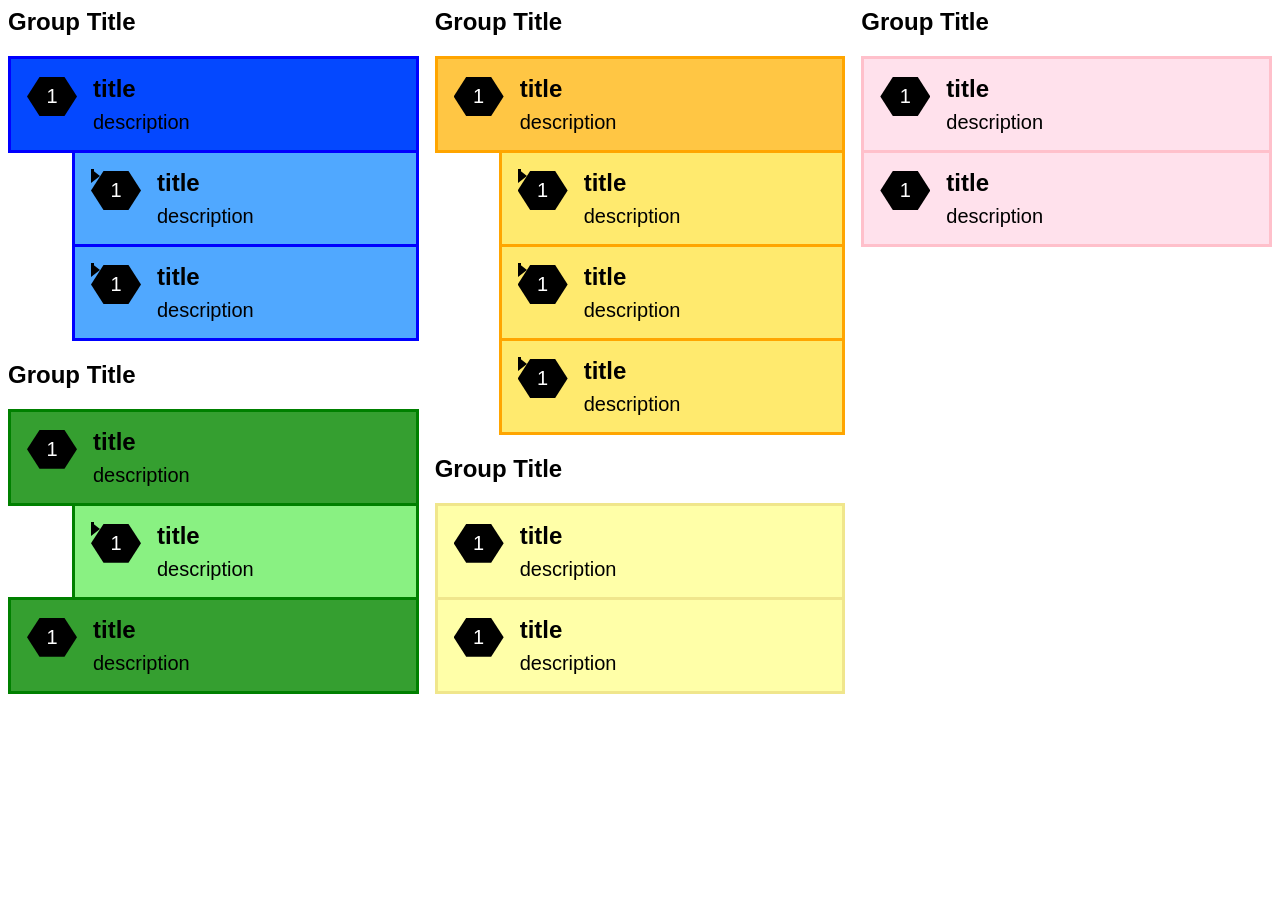
<file: group_list.html>
<!DOCTYPE html>
<html lang="en">
<head>
    <meta charset="UTF-8">
    <title>Group Score List</title>
    <style>
        body {
            --list-color: blue;

            font-family: sans-serif;
        }

        .green {
            --list-color: green;
        }
        .orange {
            --list-color: orange;
        }

        .pink {
            --list-color: pink;
        }

        .yellow {
            --list-color: khaki;
        }

        .columns {
            columns: 3 280px; /* max 3 columns, min 280px each */
            column-gap: 1rem;

            .list-set {
                break-inside: avoid;
            }

            .list-set:first-child h2 {
                margin-block-start: 0;
            }
        }

        h2 {
            font-family: sans-serif;
        }

        ul {
            list-style-type: none;
            padding: 0;
            margin: 0;

            &.group > li {
                anchor-scope: --content;
            }

            &.group li:not(:has(ul)) + li > .content {
                border-top: transparent;
            }

            li:has(+ li) li:last-child > .sub-content {
                border-bottom: transparent;
            }
        }

        li {
            .content,
            .sub-content {
                border: 3px solid var(--list-color);
                background-color: oklch(from var(--list-color) calc(l + .1) c h);

                padding: 1rem;

                font-size: 20px;
            }

            .content {
                anchor-name: --content;

            }

            .sub-content {
                anchor-name: --sub-content;
                anchor-scope: --sub-content;

                border-top: 0;
                background-color: oklch(from var(--list-color) calc(l + .35) c h);
            }

            .sub-content::after {
                content: "";

                border: 3px solid black;
                border-top: transparent;
                border-right: transparent;


                position: absolute;

                top: anchor(bottom --content);
                left: calc(anchor(left --content) + 2rem);
                bottom: anchor(center --sub-content);
                right: calc(anchor(left --sub-content) + 8px);
            }

            .sub-content::before {
                content: "";

                border-top: 7px solid transparent;
                border-bottom: 7px solid transparent;
                border-left: 9px solid black;

                position: absolute;

                top: calc(anchor(center --sub-content) - 9px);
                right: calc(anchor(left --sub-content) + 2px);
            }


            ul {
                margin-inline-start: 4rem;
            }
        }

        .content, .sub-content {
            display: grid;
            grid-template-columns: max-content 1fr;
            gap: 1rem;

            p {
                margin-block: 0;

                &:not(.title) {
                    margin-block-start: .5rem;
                }

                &.title {
                    font-size: 1.5rem;
                    font-weight: bold;
                }
            }

            .hex {
                width: 50px;
                color: white;
                /* Mathematically scales the height to prevent distortion */
                aspect-ratio: 1 / cos(30deg);
                background-color: black;
                /* Coordinates forming the 6 points of the hexagon */
                clip-path: polygon(25% 5%, 75% 5%, 100% 50%, 75% 95%, 25% 95%, 0% 50%);
                display: flex;
                align-items: center;
                justify-content: center;
            }
        }
    </style>
</head>
<body>

<div class="columns">
    <div class="list-set">
        <h2>Group Title</h2>
        <ul class="group blue">
            <li>
                <div class="content">
                    <div class="hex"><span>1</span></div>
                    <div class="text">
                        <p class="title">title</p>
                        <p>description</p>
                    </div>
                </div>
                <ul>
                    <li>
                        <div class="sub-content">
                            <div class="hex"><span>1</span></div>
                            <div class="text">
                                <p class="title">title</p>
                                <p>description</p>
                            </div>
                        </div>
                    </li><li>
                    <div class="sub-content">
                        <div class="hex"><span>1</span></div>
                        <div class="text">
                            <p class="title">title</p>
                            <p>description</p>
                        </div>
                    </div>
                </li>
                </ul>
            </li>
        </ul>
    </div>


    <div class="list-set">
        <h2>Group Title</h2>
        <ul class="group green">
            <li>
                <div class="content">
                    <div class="hex"><span>1</span></div>
                    <div class="text">
                        <p class="title">title</p>
                        <p>description</p>
                    </div>
                </div>
                <ul>
                    <li>
                        <div class="sub-content">
                            <div class="hex"><span>1</span></div>
                            <div class="text">
                                <p class="title">title</p>
                                <p>description</p>
                            </div>
                        </div>
                    </li>
                </ul>
            </li>
            <li>
                <div class="content">
                    <div class="hex"><span>1</span></div>
                    <div class="text">
                        <p class="title">title</p>
                        <p>description</p>
                    </div>
                </div>
            </li>
        </ul>
    </div>


    <div class="list-set">
        <h2>Group Title</h2>
        <ul class="group orange">
            <li>
                <div class="content">
                    <div class="hex"><span>1</span></div>
                    <div class="text">
                        <p class="title">title</p>
                        <p>description</p>
                    </div>
                </div>
                <ul>
                    <li>
                        <div class="sub-content">
                            <div class="hex"><span>1</span></div>
                            <div class="text">
                                <p class="title">title</p>
                                <p>description</p>
                            </div>
                        </div>
                    </li>
                    <li>
                        <div class="sub-content">
                            <div class="hex"><span>1</span></div>
                            <div class="text">
                                <p class="title">title</p>
                                <p>description</p>
                            </div>
                        </div>
                    </li>
                    <li>
                        <div class="sub-content">
                            <div class="hex"><span>1</span></div>
                            <div class="text">
                                <p class="title">title</p>
                                <p>description</p>
                            </div>
                        </div>
                    </li>
                </ul>
            </li>
        </ul>
    </div>


    <div class="list-set">
        <h2>Group Title</h2>
        <ul class="group yellow">
            <li>
                <div class="content">
                    <div class="hex"><span>1</span></div>
                    <div class="text">
                        <p class="title">title</p>
                        <p>description</p>
                    </div>
                </div>
            </li>
            <li>
                <div class="content">
                    <div class="hex"><span>1</span></div>
                    <div class="text">
                        <p class="title">title</p>
                        <p>description</p>
                    </div>
                </div>
            </li>
        </ul>
    </div>


    <div class="list-set">
        <h2>Group Title</h2>
        <ul class="group pink">
            <li>
                <div class="content">
                    <div class="hex"><span>1</span></div>
                    <div class="text">
                        <p class="title">title</p>
                        <p>description</p>
                    </div>
                </div>
            </li>
            <li>
                <div class="content">
                    <div class="hex"><span>1</span></div>
                    <div class="text">
                        <p class="title">title</p>
                        <p>description</p>
                    </div>
                </div>
            </li>
        </ul>
    </div>
</div>

</body>
</html>
</file>
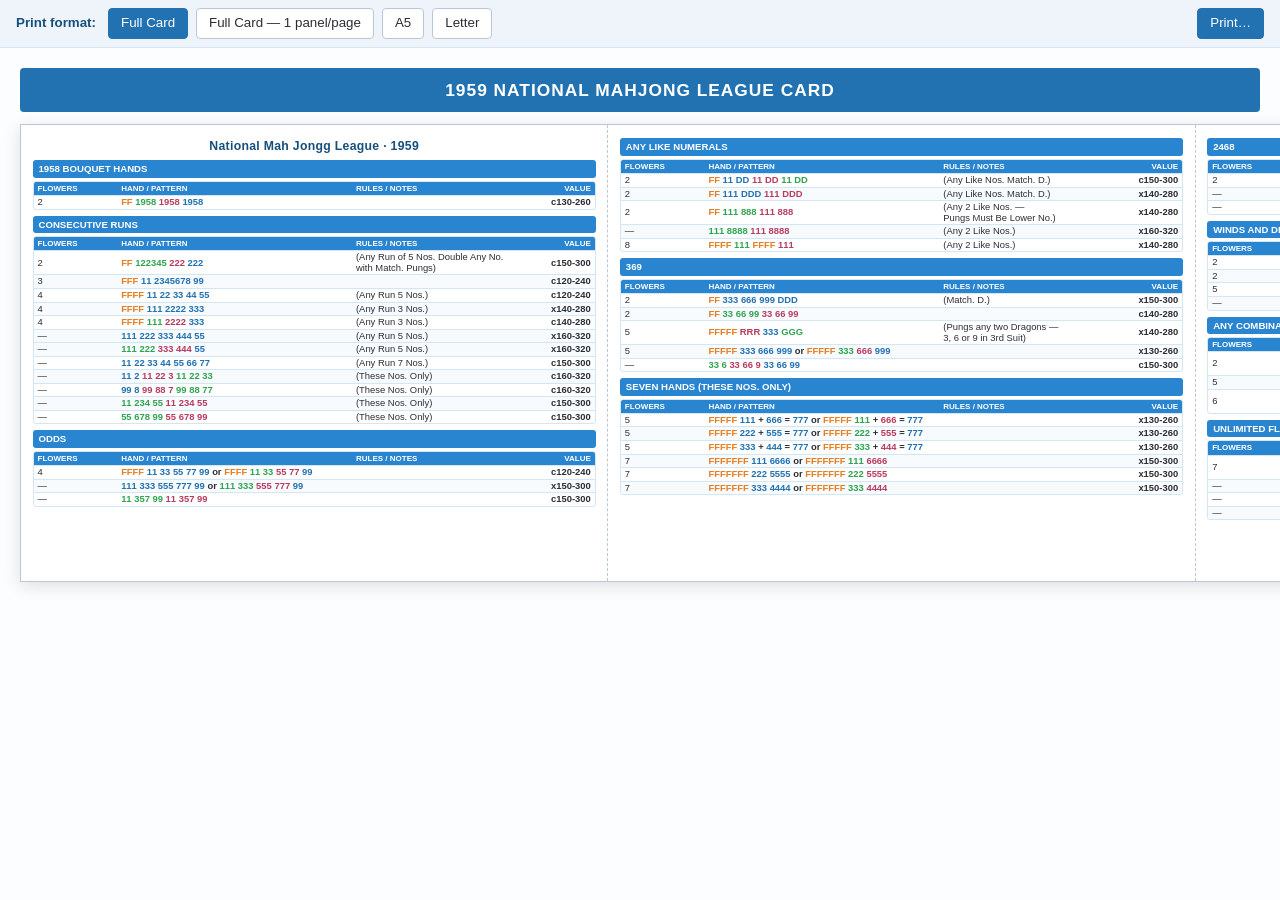
<file: NMJL_1959_Card.html>
<!DOCTYPE html>
<html lang="en">
<head>
    <meta charset="UTF-8">
    <meta name="viewport" content="width=device-width, initial-scale=1.0">
    <title>1959 National Mahjong League Card</title>
    <link rel="stylesheet" href="mahjong_reference_compendium_6.css">
    <style>
        .nmjl-theme {
            --theme-header-bg: #2271b1;
            --theme-section-bg: #2a85d0;
            --theme-legend-bg: #f0f7fc;
            --theme-legend-border: #d4e6f4;
            --theme-legend-title: #174f7c;
            --theme-num-color: #174f7c;
            --theme-row-even-bg: #f8fbfe;
            --theme-desc-color: #2b2e35;
        }
        .u-text-bold { font-weight: bold; }
        .section-note {
            padding: 8px 12px;
            background-color: var(--theme-legend-bg);
            border-bottom: 1px solid var(--theme-legend-border);
            color: var(--theme-desc-color);
            font-size: 9.5pt;
        }

        /* ============================================================
           TWO PRINT MODES (chosen by the buttons at the top):
             • mode-card  → tri-fold reference card: three 6⅛in × 4¾in
                            landscape panels side by side, printed on one
                            18.375in × 4.75in sheet, folds into thirds.
             • mode-half  → the original flowing document, printed on A5
                            (exactly how it printed before the card layout).
           Layout is driven by the body.mode-* class (works on screen AND
           print). Only the physical @page SIZE is swapped by JS in the
           #print-mode element, because @page rules can't be class-scoped.
           Everything is scoped here — the shared stylesheet is untouched.
           ============================================================ */

        /* On-screen control bar — never printed */
        .print-controls {
            position: sticky; top: 0; z-index: 10;
            display: flex; gap: 8px; align-items: center;
            padding: 8px 16px;
            background: #eef4fa;
            border-bottom: 1px solid #d4e6f4;
            font-size: 10pt;
        }
        .print-controls .pc-label { font-weight: bold; color: #174f7c; margin-right: 4px; }
        .print-controls button {
            font: inherit; cursor: pointer;
            padding: 5px 12px; border-radius: 4px;
            border: 1px solid #b9c8d8; background: #ffffff; color: #2b2e35;
        }
        .print-controls button.is-active { background: #2271b1; color: #ffffff; border-color: #2271b1; }
        .print-controls .pc-print { margin-left: auto; background: #2271b1; color: #ffffff; border-color: #2271b1; }
        @media print { .print-controls { display: none !important; } }

        /* ---- SHARED CARD TYPOGRAPHY & PANEL SIZING ----
           Applies to BOTH card modes (body.cardtype = Full card OR one
           panel per page). Overrides use body.cardtype descendant selectors
           so they beat the shared single-class rules without !important.
           Tune --card-scale to fit content to the 6⅛in × 4¾in panels. */
        body.cardtype .nmjl-card { --card-scale: 0.93; }
        body.cardtype .nmjl-panel {
            width: 6.125in;
            height: 4.75in;
            overflow: hidden;
            padding: 0.14in 0.12in;
            font-size: calc(7.6pt * var(--card-scale));
        }
        body.cardtype .nmjl-card-title {
            text-align: center;
            font-weight: bold;
            color: var(--theme-legend-title);
            font-size: 1.3em;
            letter-spacing: 0.3px;
            margin-bottom: 5px;
        }
        body.cardtype .section-box { margin-bottom: 6px; }
        body.cardtype .section-box:last-child { margin-bottom: 0; }
        body.cardtype .section-header { font-size: 1.02em; padding: 2px 6px; margin-bottom: 3px; border-radius: 3px; }
        body.cardtype .c-table-container { padding: 0; gap: 0; }
        body.cardtype .c-table-card { border-radius: 3px; }
        body.cardtype .c-table-th { font-size: 0.85em; padding: 1px 4px; }
        body.cardtype .c-table-td { font-size: 1em; padding: 1px 4px; line-height: 1.12; }

        /* ---- FULL CARD: three panels side by side on one 18.375×4.75in sheet ---- */
        body.mode-card .nmjl-card {
            display: flex;
            width: 18.375in;             /* 3 × 6.125in */
            margin: 0 auto;
            background: #ffffff;
            border: 1px solid #b9c8d8;
        }
        body.mode-card .nmjl-panel { border-right: 1px dashed #b9c8d8; }   /* faint fold line */
        body.mode-card .nmjl-panel:last-child { border-right: none; }
        @media screen {
            body.mode-card .nmjl-card { box-shadow: 0 4px 16px rgba(0,0,0,0.12); margin: 12px auto; }
        }
        @media print {
            body.mode-card .header { display: none; }   /* card: screen title only */
            body.mode-card .book-container { padding: 0; }
            body.mode-card .nmjl-card { border: none; box-shadow: none; margin: 0; }
        }

        /* ---- ONE PANEL PER PAGE: each 6.125×4.75in panel on its own sheet ---- */
        body.mode-panels .nmjl-card { display: block; width: auto; margin: 0; }
        body.mode-panels .nmjl-panel {
            border: 1px dashed #b9c8d8;            /* trim / assembly guide */
            page-break-after: always;
            break-after: page;
        }
        body.mode-panels .nmjl-panel:last-child { page-break-after: auto; break-after: auto; }
        @media screen {
            body.mode-panels .nmjl-panel { margin: 12px auto; box-shadow: 0 4px 16px rgba(0,0,0,0.12); }
        }
        @media print {
            body.mode-panels .header { display: none; }   /* card: screen title only */
            body.mode-panels .book-container { padding: 0; }
        }

        /* ---- PAPER MODES (A5 / Letter): original document layout ----
           No card styling applies, so .nmjl-card / .nmjl-panel fall back to
           plain block divs and the sections flow exactly as before. Only the
           @page size differs between A5 and Letter (swapped in #print-mode). */
        body:not(.cardtype) .nmjl-card-title { display: none; }   /* card-only element */
    </style>
    <!-- @page SIZE is swapped here by JS per mode (can't be class-scoped) -->
    <style id="print-mode">@page { size: 18.375in 4.75in; margin: 0; }</style>
</head>
<body class="mode-card cardtype">
    <div class="print-controls">
        <span class="pc-label">Print format:</span>
        <button type="button" id="btn-card" class="is-active" onclick="setMode('mode-card')">Full Card</button>
        <button type="button" id="btn-panels" onclick="setMode('mode-panels')">Full Card &mdash; 1 panel/page</button>
        <button type="button" id="btn-half" onclick="setMode('mode-half')">A5</button>
        <button type="button" id="btn-letter" onclick="setMode('mode-letter')">Letter</button>
        <button type="button" class="pc-print" onclick="window.print()">Print&hellip;</button>
    </div>
    <div class="book-container">
        <div id="section-nmjl-1958" class="book-page nmjl-theme">
            <div class="header">
                <h1>1959 National Mahjong League Card</h1>
            </div>

            <div class="nmjl-card">
                <!-- Panel 1: Bouquet Hands, Consecutive Runs, Odds -->
                <div class="nmjl-panel">
                    <div class="nmjl-card-title">National Mah Jongg League &middot; 1959</div>

            <div id="section-bouquet-hands" class="section-box">
                <div class="section-header">1958 Bouquet Hands</div>
                <div class="c-table-container">
                    <div class="c-table-card">
                        <div class="c-table-row c-table-header">
                            <div class="c-table-th u-text-left u-col-1">Flowers</div>
                            <div class="c-table-th u-text-left u-col-3">Hand / Pattern</div>
                            <div class="c-table-th u-text-left u-col-2">Rules / Notes</div>
                            <div class="c-table-th u-text-right u-col-1">Value</div>
                        </div>
                        <div class="c-table-row">
                            <div class="c-table-td u-text-left u-col-1">2</div>
                            <div class="c-table-td u-text-left u-text-bold u-col-3"><span class="flower">FF</span> <span class="bam">1958</span> <span class="crak">1958</span> <span class="dot">1958</span></div>
                            <div class="c-table-td u-text-left u-col-2"></div>
                            <div class="c-table-td u-text-right u-col-1 u-text-bold">c130-260</div>
                        </div>
                    </div>
                </div>
            </div>
            <div id="section-consecutive-runs" class="section-box">
                <div class="section-header">Consecutive Runs</div>
                <div class="c-table-container">
                    <div class="c-table-card">
                        <div class="c-table-row c-table-header">
                            <div class="c-table-th u-text-left u-col-1">Flowers</div>
                            <div class="c-table-th u-text-left u-col-3">Hand / Pattern</div>
                            <div class="c-table-th u-text-left u-col-2">Rules / Notes</div>
                            <div class="c-table-th u-text-right u-col-1">Value</div>
                        </div>
                        <div class="c-table-row">
                            <div class="c-table-td u-text-left u-col-1">2</div>
                            <div class="c-table-td u-text-left u-text-bold u-col-3"><span class="flower">FF</span> <span class="bam">122345</span> <span class="crak">222</span> <span class="dot">222</span></div>
                            <div class="c-table-td u-text-left u-col-2">(Any Run of 5 Nos. Double Any No. with Match. Pungs)</div>
                            <div class="c-table-td u-text-right u-col-1 u-text-bold">c150-300</div>
                        </div>
                        <div class="c-table-row c-row-alt">
                            <div class="c-table-td u-text-left u-col-1">3</div>
                            <div class="c-table-td u-text-left u-text-bold u-col-3"><span class="flower">FFF</span> <span class="dot">11 2345678 99</span></div>
                            <div class="c-table-td u-text-left u-col-2"></div>
                            <div class="c-table-td u-text-right u-col-1 u-text-bold">c120-240</div>
                        </div>
                        <div class="c-table-row">
                            <div class="c-table-td u-text-left u-col-1">4</div>
                            <div class="c-table-td u-text-left u-text-bold u-col-3"><span class="flower">FFFF</span> <span class="dot">11 22 33 44 55</span></div>
                            <div class="c-table-td u-text-left u-col-2">(Any Run 5 Nos.)</div>
                            <div class="c-table-td u-text-right u-col-1 u-text-bold">c120-240</div>
                        </div>
                        <div class="c-table-row c-row-alt">
                            <div class="c-table-td u-text-left u-col-1">4</div>
                            <div class="c-table-td u-text-left u-text-bold u-col-3"><span class="flower">FFFF</span> <span class="dot">111 2222 333</span></div>
                            <div class="c-table-td u-text-left u-col-2">(Any Run 3 Nos.)</div>
                            <div class="c-table-td u-text-right u-col-1 u-text-bold">x140-280</div>
                        </div>
                        <div class="c-table-row">
                            <div class="c-table-td u-text-left u-col-1">4</div>
                            <div class="c-table-td u-text-left u-text-bold u-col-3"><span class="flower">FFFF</span> <span class="bam">111</span> <span class="crak">2222</span> <span class="dot">333</span></div>
                            <div class="c-table-td u-text-left u-col-2">(Any Run 3 Nos.)</div>
                            <div class="c-table-td u-text-right u-col-1 u-text-bold">c140-280</div>
                        </div>
                        <div class="c-table-row c-row-alt">
                            <div class="c-table-td u-text-left u-col-1">—</div>
                            <div class="c-table-td u-text-left u-text-bold u-col-3"><span class="dot">111 222 333 444 55</span></div>
                            <div class="c-table-td u-text-left u-col-2">(Any Run 5 Nos.)</div>
                            <div class="c-table-td u-text-right u-col-1 u-text-bold">x160-320</div>
                        </div>
                        <div class="c-table-row c-row-alt">
                            <div class="c-table-td u-text-left u-col-1">—</div>
                            <div class="c-table-td u-text-left u-text-bold u-col-3"><span class="bam">111 222</span> <span class="crak">333 444</span> <span class="dot">55</span></div>
                            <div class="c-table-td u-text-left u-col-2">(Any Run 5 Nos.)</div>
                            <div class="c-table-td u-text-right u-col-1 u-text-bold">x160-320</div>
                        </div>
                        <div class="c-table-row">
                            <div class="c-table-td u-text-left u-col-1">—</div>
                            <div class="c-table-td u-text-left u-text-bold u-col-3"><span class="dot">11 22 33 44 55 66 77</span></div>
                            <div class="c-table-td u-text-left u-col-2">(Any Run 7 Nos.)</div>
                            <div class="c-table-td u-text-right u-col-1 u-text-bold">c150-300</div>
                        </div>
                        <div class="c-table-row c-row-alt">
                            <div class="c-table-td u-text-left u-col-1">—</div>
                            <div class="c-table-td u-text-left u-text-bold u-col-3"><span class="dot">11 2</span> <span class="crak">11 22 3</span> <span class="bam">11 22 33</span></div>
                            <div class="c-table-td u-text-left u-col-2">(These Nos. Only)</div>
                            <div class="c-table-td u-text-right u-col-1 u-text-bold">c160-320</div>
                        </div>
                        <div class="c-table-row">
                            <div class="c-table-td u-text-left u-col-1">—</div>
                            <div class="c-table-td u-text-left u-text-bold u-col-3"><span class="dot">99 8</span> <span class="crak">99 88 7</span> <span class="bam">99 88 77</span></div>
                            <div class="c-table-td u-text-left u-col-2">(These Nos. Only)</div>
                            <div class="c-table-td u-text-right u-col-1 u-text-bold">c160-320</div>
                        </div>
                        <div class="c-table-row c-row-alt">
                            <div class="c-table-td u-text-left u-col-1">—</div>
                            <div class="c-table-td u-text-left u-text-bold u-col-3"><span class="bam">11 234 55</span> <span class="crak">11 234 55</span></div>
                            <div class="c-table-td u-text-left u-col-2">(These Nos. Only)</div>
                            <div class="c-table-td u-text-right u-col-1 u-text-bold">c150-300</div>
                        </div>
                        <div class="c-table-row">
                            <div class="c-table-td u-text-left u-col-1">—</div>
                            <div class="c-table-td u-text-left u-text-bold u-col-3"><span class="bam">55 678 99</span> <span class="crak">55 678 99</span></div>
                            <div class="c-table-td u-text-left u-col-2">(These Nos. Only)</div>
                            <div class="c-table-td u-text-right u-col-1 u-text-bold">c150-300</div>
                        </div>
                    </div>
                </div>
            </div>
            <div id="section-odds" class="section-box">
                <div class="section-header">Odds</div>
                <div class="c-table-container">
                    <div class="c-table-card">
                        <div class="c-table-row c-table-header">
                            <div class="c-table-th u-text-left u-col-1">Flowers</div>
                            <div class="c-table-th u-text-left u-col-3">Hand / Pattern</div>
                            <div class="c-table-th u-text-left u-col-2">Rules / Notes</div>
                            <div class="c-table-th u-text-right u-col-1">Value</div>
                        </div>
                        <div class="c-table-row">
                            <div class="c-table-td u-text-left u-col-1">4</div>
                            <div class="c-table-td u-text-left u-text-bold u-col-3"><span class="flower">FFFF</span> <span class="dot">11 33 55 77 99</span> or <span class="pattern-group"><span class="flower">FFFF</span> <span class="bam">11 33</span> <span class="crak">55 77</span> <span class="dot">99</span></span></div>
                            <div class="c-table-td u-text-left u-col-2"></div>
                            <div class="c-table-td u-text-right u-col-1 u-text-bold">c120-240</div>
                        </div>
                        <div class="c-table-row c-row-alt">
                            <div class="c-table-td u-text-left u-col-1">—</div>
                            <div class="c-table-td u-text-left u-text-bold u-col-3"><span class="dot">111 333 555 777 99</span> or <span class="pattern-group"><span class="bam">111 333</span> <span class="crak">555 777</span> <span class="dot">99</span></span></div>
                            <div class="c-table-td u-text-left u-col-2"></div>
                            <div class="c-table-td u-text-right u-col-1 u-text-bold">x150-300</div>
                        </div>
                        <div class="c-table-row">
                            <div class="c-table-td u-text-left u-col-1">—</div>
                            <div class="c-table-td u-text-left u-text-bold u-col-3"><span class="bam">11 357 99</span> <span class="crak">11 357 99</span></div>
                            <div class="c-table-td u-text-left u-col-2"></div>
                            <div class="c-table-td u-text-right u-col-1 u-text-bold">c150-300</div>
                        </div>
                    </div>
                </div>
            </div>
                </div>
                <!-- Panel 2: Any Like Numerals, 369, Seven Hands -->
                <div class="nmjl-panel">
            <div id="section-any-like-numerals" class="section-box">
                <div class="section-header">Any Like Numerals</div>
                <div class="c-table-container">
                    <div class="c-table-card">
                        <div class="c-table-row c-table-header">
                            <div class="c-table-th u-text-left u-col-1">Flowers</div>
                            <div class="c-table-th u-text-left u-col-3">Hand / Pattern</div>
                            <div class="c-table-th u-text-left u-col-2">Rules / Notes</div>
                            <div class="c-table-th u-text-right u-col-1">Value</div>
                        </div>
                        <div class="c-table-row">
                            <div class="c-table-td u-text-left u-col-1">2</div>
                            <div class="c-table-td u-text-left u-text-bold u-col-3"><span class="flower">FF</span> <span class="dot">11 DD</span> <span class="crak">11 DD</span> <span class="bam">11 DD</span></div>
                            <div class="c-table-td u-text-left u-col-2">(Any Like Nos. Match. D.)</div>
                            <div class="c-table-td u-text-right u-col-1 u-text-bold">c150-300</div>
                        </div>
                        <div class="c-table-row c-row-alt">
                            <div class="c-table-td u-text-left u-col-1">2</div>
                            <div class="c-table-td u-text-left u-text-bold u-col-3"><span class="flower">FF</span> <span class="dot">111 DDD</span> <span class="crak">111 DDD</span></div>
                            <div class="c-table-td u-text-left u-col-2">(Any Like Nos. Match. D.)</div>
                            <div class="c-table-td u-text-right u-col-1 u-text-bold">x140-280</div>
                        </div>
                        <div class="c-table-row">
                            <div class="c-table-td u-text-left u-col-1">2</div>
                            <div class="c-table-td u-text-left u-text-bold u-col-3"><span class="flower">FF</span> <span class="bam">111 888</span> <span class="crak">111 888</span></div>
                            <div class="c-table-td u-text-left u-col-2">(Any 2 Like Nos. —<br>Pungs Must Be Lower No.)</div>
                            <div class="c-table-td u-text-right u-col-1 u-text-bold">x140-280</div>
                        </div>
                        <div class="c-table-row c-row-alt">
                            <div class="c-table-td u-text-left u-col-1">—</div>
                            <div class="c-table-td u-text-left u-text-bold u-col-3"><span class="bam">111 8888</span> <span class="crak">111 8888</span></div>
                            <div class="c-table-td u-text-left u-col-2">(Any 2 Like Nos.)</div>
                            <div class="c-table-td u-text-right u-col-1 u-text-bold">x160-320</div>
                        </div>
                        <div class="c-table-row">
                            <div class="c-table-td u-text-left u-col-1">8</div>
                            <div class="c-table-td u-text-left u-text-bold u-col-3"><span class="flower">FFFF</span> <span class="bam">111</span> <span class="flower">FFFF</span> <span class="crak">111</span></div>
                            <div class="c-table-td u-text-left u-col-2">(Any 2 Like Nos.)</div>
                            <div class="c-table-td u-text-right u-col-1 u-text-bold">x140-280</div>
                        </div>
                    </div>
                </div>
            </div>
            <div id="section-369" class="section-box">
                <div class="section-header">369</div>
                <div class="c-table-container">
                    <div class="c-table-card">
                        <div class="c-table-row c-table-header">
                            <div class="c-table-th u-text-left u-col-1">Flowers</div>
                            <div class="c-table-th u-text-left u-col-3">Hand / Pattern</div>
                            <div class="c-table-th u-text-left u-col-2">Rules / Notes</div>
                            <div class="c-table-th u-text-right u-col-1">Value</div>
                        </div>
                        <div class="c-table-row">
                            <div class="c-table-td u-text-left u-col-1">2</div>
                            <div class="c-table-td u-text-left u-text-bold u-col-3"><span class="flower">FF</span> <span class="dot">333 666 999 DDD</span></div>
                            <div class="c-table-td u-text-left u-col-2">(Match. D.)</div>
                            <div class="c-table-td u-text-right u-col-1 u-text-bold">x150-300</div>
                        </div>
                        <div class="c-table-row c-row-alt">
                            <div class="c-table-td u-text-left u-col-1">2</div>
                            <div class="c-table-td u-text-left u-text-bold u-col-3"><span class="flower">FF</span> <span class="bam">33 66 99</span> <span class="crak">33 66 99</span></div>
                            <div class="c-table-td u-text-left u-col-2"></div>
                            <div class="c-table-td u-text-right u-col-1 u-text-bold">c140-280</div>
                        </div>
                        <div class="c-table-row">
                            <div class="c-table-td u-text-left u-col-1">5</div>
                            <div class="c-table-td u-text-left u-text-bold u-col-3"><span class="flower">FFFFF</span> <span class="crak">RRR</span> <span class="dot">333</span> <span class="bam">GGG</span></div>
                            <div class="c-table-td u-text-left u-col-2">(Pungs any two Dragons —<br>3, 6 or 9 in 3rd Suit)</div>
                            <div class="c-table-td u-text-right u-col-1 u-text-bold">x140-280</div>
                        </div>
                        <div class="c-table-row c-row-alt">
                            <div class="c-table-td u-text-left u-col-1">5</div>
                            <div class="c-table-td u-text-left u-text-bold u-col-3"><span class="flower">FFFFF</span> <span class="dot">333 666 999</span> or <span class="pattern-group"><span class="flower">FFFFF</span> <span class="bam">333</span> <span class="crak">666</span> <span class="dot">999</span></span></div>
                            <div class="c-table-td u-text-left u-col-2"></div>
                            <div class="c-table-td u-text-right u-col-1 u-text-bold">x130-260</div>
                        </div>
                        <div class="c-table-row">
                            <div class="c-table-td u-text-left u-col-1">—</div>
                            <div class="c-table-td u-text-left u-text-bold u-col-3"><span class="bam">33 6</span> <span class="crak">33 66 9</span> <span class="dot">33 66 99</span></div>
                            <div class="c-table-td u-text-left u-col-2"></div>
                            <div class="c-table-td u-text-right u-col-1 u-text-bold">c150-300</div>
                        </div>
                    </div>
                </div>
            </div>
            <div id="section-seven-hands" class="section-box">
                <div class="section-header">Seven Hands (These Nos. Only)</div>
                <div class="c-table-container">
                    <div class="c-table-card">
                        <div class="c-table-row c-table-header">
                            <div class="c-table-th u-text-left u-col-1">Flowers</div>
                            <div class="c-table-th u-text-left u-col-3">Hand / Pattern</div>
                            <div class="c-table-th u-text-left u-col-2">Rules / Notes</div>
                            <div class="c-table-th u-text-right u-col-1">Value</div>
                        </div>
                        <div class="c-table-row">
                            <div class="c-table-td u-text-left u-col-1">5</div>
                            <div class="c-table-td u-text-left u-text-bold u-col-3"><span class="flower">FFFFF</span> <span class="dot">111</span> + <span class="dot">666</span> = <span class="dot">777</span> or <span class="pattern-group"><span class="flower">FFFFF</span> <span class="bam">111</span> + <span class="crak">666</span> = <span class="dot">777</span></span></div>
                            <div class="c-table-td u-text-left u-col-2"></div>
                            <div class="c-table-td u-text-right u-col-1 u-text-bold">x130-260</div>
                        </div>
                        <div class="c-table-row c-row-alt">
                            <div class="c-table-td u-text-left u-col-1">5</div>
                            <div class="c-table-td u-text-left u-text-bold u-col-3"><span class="flower">FFFFF</span> <span class="dot">222</span> + <span class="dot">555</span> = <span class="dot">777</span> or <span class="pattern-group"><span class="flower">FFFFF</span> <span class="bam">222</span> + <span class="crak">555</span> = <span class="dot">777</span></span></div>
                            <div class="c-table-td u-text-left u-col-2"></div>
                            <div class="c-table-td u-text-right u-col-1 u-text-bold">x130-260</div>
                        </div>
                        <div class="c-table-row">
                            <div class="c-table-td u-text-left u-col-1">5</div>
                            <div class="c-table-td u-text-left u-text-bold u-col-3"><span class="flower">FFFFF</span> <span class="dot">333</span> + <span class="dot">444</span> = <span class="dot">777</span> or <span class="pattern-group"><span class="flower">FFFFF</span> <span class="bam">333</span> + <span class="crak">444</span> = <span class="dot">777</span></span></div>
                            <div class="c-table-td u-text-left u-col-2"></div>
                            <div class="c-table-td u-text-right u-col-1 u-text-bold">x130-260</div>
                        </div>
                        <div class="c-table-row c-row-alt">
                            <div class="c-table-td u-text-left u-col-1">7</div>
                            <div class="c-table-td u-text-left u-text-bold u-col-3"><span class="flower">FFFFFFF</span> <span class="dot">111</span> <span class="dot">6666</span> or <span class="pattern-group"><span class="flower">FFFFFFF</span> <span class="bam">111</span> <span class="crak">6666</span></span></div>
                            <div class="c-table-td u-text-left u-col-2"></div>
                            <div class="c-table-td u-text-right u-col-1 u-text-bold">x150-300</div>
                        </div>
                        <div class="c-table-row">
                            <div class="c-table-td u-text-left u-col-1">7</div>
                            <div class="c-table-td u-text-left u-text-bold u-col-3"><span class="flower">FFFFFFF</span> <span class="dot">222</span> <span class="dot">5555</span> or <span class="pattern-group"><span class="flower">FFFFFFF</span> <span class="bam">222</span> <span class="crak">5555</span></span></div>
                            <div class="c-table-td u-text-left u-col-2"></div>
                            <div class="c-table-td u-text-right u-col-1 u-text-bold">x150-300</div>
                        </div>
                        <div class="c-table-row c-row-alt">
                            <div class="c-table-td u-text-left u-col-1">7</div>
                            <div class="c-table-td u-text-left u-text-bold u-col-3"><span class="flower">FFFFFFF</span> <span class="dot">333</span> <span class="dot">4444</span> or <span class="pattern-group"><span class="flower">FFFFFFF</span> <span class="bam">333</span> <span class="crak">4444</span></span></div>
                            <div class="c-table-td u-text-left u-col-2"></div>
                            <div class="c-table-td u-text-right u-col-1 u-text-bold">x150-300</div>
                        </div>
                    </div>
                </div>
            </div>
                </div>
                <!-- Panel 3: 2468, Winds and Dragons, Any Combinations, Unlimited Flower Hands -->
                <div class="nmjl-panel">
            <div id="section-2468" class="section-box">
                <div class="section-header">2468</div>
                <div class="c-table-container">
                    <div class="c-table-card">
                        <div class="c-table-row c-table-header">
                            <div class="c-table-th u-text-left u-col-1">Flowers</div>
                            <div class="c-table-th u-text-left u-col-3">Hand / Pattern</div>
                            <div class="c-table-th u-text-left u-col-2">Rules / Notes</div>
                            <div class="c-table-th u-text-right u-col-1">Value</div>
                        </div>
                        <div class="c-table-row">
                            <div class="c-table-td u-text-left u-col-1">2</div>
                            <div class="c-table-td u-text-left u-text-bold u-col-3"><span class="flower">FF</span> <span class="dot">222 444 666 888</span> or <span class="flower">FF</span> <span class="pattern-group"><span class="bam">222 444</span> <span class="crak">666 888</span></span></div>
                            <div class="c-table-td u-text-left u-col-2"></div>
                            <div class="c-table-td u-text-right u-col-1 u-text-bold">x140-280</div>
                        </div>
                        <div class="c-table-row c-row-alt">
                            <div class="c-table-td u-text-left u-col-1">—</div>
                            <div class="c-table-td u-text-left u-text-bold u-col-3"><span class="bam">22 44 66 88</span> <span class="crak">2468</span> <span class="dot">22</span> or <span class="pattern-group"><span class="bam">22 44 66 88</span> <span class="crak">2468</span> <span class="dot">88</span></span></div>
                            <div class="c-table-td u-text-left u-col-2"></div>
                            <div class="c-table-td u-text-right u-col-1 u-text-bold">c150-300</div>
                        </div>
                        <div class="c-table-row">
                            <div class="c-table-td u-text-left u-col-1">—</div>
                            <div class="c-table-td u-text-left u-text-bold u-col-3"><span class="bam">22 44 66 88</span> <span class="crak">111</span> <span class="dot">111</span></div>
                            <div class="c-table-td u-text-left u-col-2">(Any Like Odds in 2 Other Suits)</div>
                            <div class="c-table-td u-text-right u-col-1 u-text-bold">c160-320</div>
                        </div>
                    </div>
                </div>
            </div>
            <div id="section-winds-and-dragons" class="section-box">
                <div class="section-header">Winds and Dragons</div>
                <div class="c-table-container">
                    <div class="c-table-card">
                        <div class="c-table-row c-table-header">
                            <div class="c-table-th u-text-left u-col-1">Flowers</div>
                            <div class="c-table-th u-text-left u-col-3">Hand / Pattern</div>
                            <div class="c-table-th u-text-left u-col-2">Rules / Notes</div>
                            <div class="c-table-th u-text-right u-col-1">Value</div>
                        </div>
                        <div class="c-table-row">
                            <div class="c-table-td u-text-left u-col-1">2</div>
                            <div class="c-table-td u-text-left u-text-bold u-col-3"><span class="flower">FF</span> <span class="wind">NNN</span> <span class="bam">111</span> <span class="wind">SSS</span> <span class="crak">111</span></div>
                            <div class="c-table-td u-text-left u-col-2">(Any Like Odds)</div>
                            <div class="c-table-td u-text-right u-col-1 u-text-bold">x140-280</div>
                        </div>
                        <div class="c-table-row c-row-alt">
                            <div class="c-table-td u-text-left u-col-1">2</div>
                            <div class="c-table-td u-text-left u-text-bold u-col-3"><span class="flower">FF</span> <span class="wind">EEE</span> <span class="bam">222</span> <span class="wind">WWW</span> <span class="crak">222</span></div>
                            <div class="c-table-td u-text-left u-col-2">(Any Like Evens)</div>
                            <div class="c-table-td u-text-right u-col-1 u-text-bold">x140-280</div>
                        </div>
                        <div class="c-table-row">
                            <div class="c-table-td u-text-left u-col-1">5</div>
                            <div class="c-table-td u-text-left u-text-bold u-col-3"><span class="flower">FFFFF</span> <span class="crak">RRR</span> <span class="dot">BBB</span> <span class="bam">GGG</span></div>
                            <div class="c-table-td u-text-left u-col-2"></div>
                            <div class="c-table-td u-text-right u-col-1 u-text-bold">x140-280</div>
                        </div>
                        <div class="c-table-row c-row-alt">
                            <div class="c-table-td u-text-left u-col-1">—</div>
                            <div class="c-table-td u-text-left u-text-bold u-col-3"><span class="wind">NN EE WW SS</span> <span class="crak">RR</span> <span class="dot">BB</span> <span class="bam">GG</span></div>
                            <div class="c-table-td u-text-left u-col-2"></div>
                            <div class="c-table-td u-text-right u-col-1 u-text-bold">c160-320</div>
                        </div>
                    </div>
                </div>
            </div>
            <div id="section-any-combinations" class="section-box">
                <div class="section-header">Any Combinations</div>
                <div class="c-table-container">
                    <div class="c-table-card">
                        <div class="c-table-row c-table-header">
                            <div class="c-table-th u-text-left u-col-1">Flowers</div>
                            <div class="c-table-th u-text-left u-col-3">Hand / Pattern</div>
                            <div class="c-table-th u-text-left u-col-2">Rules / Notes</div>
                            <div class="c-table-th u-text-right u-col-1">Value</div>
                        </div>
                        <div class="c-table-row">
                            <div class="c-table-td u-text-left u-col-1">2</div>
                            <div class="c-table-td u-text-left u-text-bold u-col-3"><span class="flower">FF</span> <span class="bam">1111</span> <span class="crak">4444</span> <span class="wind">EEEE</span></div>
                            <div class="c-table-td u-text-left u-col-2">(Any 3 Kongs. One or More Suits. Winds or Dragons May Be Included)</div>
                            <div class="c-table-td u-text-right u-col-1 u-text-bold">x150-300</div>
                        </div>
                        <div class="c-table-row c-row-alt">
                            <div class="c-table-td u-text-left u-col-1">5</div>
                            <div class="c-table-td u-text-left u-text-bold u-col-3"><span class="flower">FFFFF</span> <span class="bam">111</span> <span class="crak">555</span> <span class="dot">888</span></div>
                            <div class="c-table-td u-text-left u-col-2">(Pungs any Nos.)</div>
                            <div class="c-table-td u-text-right u-col-1 u-text-bold">c130-260</div>
                        </div>
                        <div class="c-table-row">
                            <div class="c-table-td u-text-left u-col-1">6</div>
                            <div class="c-table-td u-text-left u-text-bold u-col-3"><span class="flower">FFFFFF</span> <span class="dot">1111</span> <span class="wind">EEEE</span></div>
                            <div class="c-table-td u-text-left u-col-2">(Any 2 Kongs. One or More Suits. Winds or Dragons May Be Included)</div>
                            <div class="c-table-td u-text-right u-col-1 u-text-bold">x120-240</div>
                        </div>
                    </div>
                </div>
            </div>
            <div class="section-box">
                <div class="section-header">Unlimited Flower Hands</div>
                <div class="c-table-container">
                    <div class="c-table-card">
                        <div class="c-table-row c-table-header">
                            <div class="c-table-th u-text-left u-col-1">Flowers</div>
                            <div class="c-table-th u-text-left u-col-3">Hand / Pattern</div>
                            <div class="c-table-th u-text-left u-col-2">Rules / Notes</div>
                            <div class="c-table-th u-text-right u-col-1">Value</div>
                        </div>
                        <div class="c-table-row">
                            <div class="c-table-td u-text-left u-col-1">7</div>
                            <div class="c-table-td u-text-left u-text-bold u-col-3"><span class="flower">FFFFFFF</span> <span class="dot">4444444</span></div>
                            <div class="c-table-td u-text-left u-col-2">(Sept. of Flowers & Sept. of Anything)</div>
                            <div class="c-table-td u-text-right u-col-1 u-text-bold">x130-260</div>
                        </div>
                        <div class="c-table-row c-row-alt">
                            <div class="c-table-td u-text-left u-col-1">—</div>
                            <div class="c-table-td u-text-left u-text-bold u-col-3"><span class="wind">NNNNNNN SSSSSSS</span></div>
                            <div class="c-table-td u-text-left u-col-2"></div>
                            <div class="c-table-td u-text-right u-col-1 u-text-bold">x130-260</div>
                        </div>
                        <div class="c-table-row">
                            <div class="c-table-td u-text-left u-col-1">—</div>
                            <div class="c-table-td u-text-left u-text-bold u-col-3"><span class="wind">EEEEEEE</span> <span class="wind">WWWWWWW</span></div>
                            <div class="c-table-td u-text-left u-col-2"></div>
                            <div class="c-table-td u-text-right u-col-1 u-text-bold">x130-260</div>
                        </div>
                        <div class="c-table-row c-row-alt">
                            <div class="c-table-td u-text-left u-col-1">—</div>
                            <div class="c-table-td u-text-left u-text-bold u-col-3"><span class="wind">NNNNNNN</span> DDDDDDD</div>
                            <div class="c-table-td u-text-left u-col-2">(Any Winds and Any Dragons.)</div>
                            <div class="c-table-td u-text-right u-col-1 u-text-bold">x130-260</div>
                        </div>
                    </div>
                </div>
            </div>
                </div>
            </div>
        </div>
    </div>
    <script>
        // Switch print format. Layout comes from the body.mode-* class;
        // the physical page size is swapped in #print-mode (see note above).
        var PAGE = {
            'mode-card':   '@page { size: 18.375in 4.75in; margin: 0; }',
            'mode-panels': '@page { size: 6.125in 4.75in; margin: 0; }',
            'mode-half':   '@page { size: A5; margin: 10mm; }',
            'mode-letter': '@page { size: Letter; margin: 10mm; }'
        };
        function setMode(mode) {
            document.body.classList.remove('mode-card', 'mode-panels', 'mode-half', 'mode-letter', 'cardtype');
            document.body.classList.add(mode);
            // both card layouts share the dense card typography
            if (mode === 'mode-card' || mode === 'mode-panels') document.body.classList.add('cardtype');
            ['card', 'panels', 'half', 'letter'].forEach(function (k) {
                document.getElementById('btn-' + k).classList.toggle('is-active', 'mode-' + k === mode);
            });
            document.getElementById('print-mode').textContent = PAGE[mode];
        }
    </script>
</body>
</html>
</file>
<file: mahjong_reference_compendium_6.css>
/* ==========================================================================
   GLOBAL SETUP & LAYOUT ENGINE (RESPONSIVE & FLUID)
   ========================================================================== */
@page {
    margin: 10mm;
    background-color: transparent;
    @bottom-right {
        content: counter(page);
        font-family: "Helvetica Neue", Helvetica, Arial, sans-serif;
        font-size: 8pt;
        color: #a0aec0;
    }
}

* { box-sizing: border-box; }

body {
    margin: 0;
    padding: 0;
    font-family: "Helvetica Neue", Helvetica, Arial, sans-serif;
    color: #2b2e35;
    background-color: #fcfdfe;
    -webkit-print-color-adjust: exact;
    print-color-adjust: exact;
    font-size: 10pt;
    line-height: 1.4;
}

/* Fluid Web Container - No Maximum Width Restrictions */
.book-container {
    margin: 0 auto;
    width: 100%;
}

@media screen {
    .book-container { padding: 20px; }
}

@media print {
    .book-container { padding: 0; }

    body,
    .book-container,
    .book-page.is-landscape {
        background-color: transparent !important;
        border: none !important;
        outline: none !important;
        box-shadow: none !important;
    }
}

ul {
    padding: 0 0 0 12px;
    margin: 0;
}

/* Page Break System */
.book-page {
    page-break-before: always;
    page-break-after: avoid;
    page-break-inside: auto;
    position: relative;
    clear: both;
}

.book-page:first-child { page-break-before: avoid; }

.force-break { page-break-before: always !important; }

/* Table of Contents Formatting */
.toc-wrapper { padding: 5px; }

.toc-title {
    text-align: center;
    font-size: clamp(14pt, 3vw, 16pt);
    text-transform: uppercase;
    font-weight: bold;
    letter-spacing: 1px;
    color: #1a202c;
    margin-bottom: 4px;
}

.toc-subtitle {
    text-align: center;
    font-size: clamp(8.5pt, 2vw, 9.5pt);
    color: #718096;
    font-style: italic;
    margin-bottom: 16px;
}

.toc-list {
    display: flex;
    flex-direction: column;
    gap: 14px;
    border-top: 2px solid #2d3748;
    padding-top: 14px;
}

.toc-section {
    margin-bottom: 2px;
    page-break-inside: avoid;
}

.toc-item-main {
    display: flex;
    justify-content: space-between;
    align-items: flex-end;
    text-decoration: none;
    font-weight: bold;
    font-size: 11pt;
    margin-bottom: 4px;
}

.toc-sub-stack {
    display: flex;
    flex-direction: column;
    gap: 4px;
    padding-left: 16px;
    margin-top: 2px;
}

.toc-item-sub {
    display: flex;
    justify-content: space-between;
    align-items: flex-end;
    text-decoration: none;
    color: #4a5568;
    font-size: 9pt;
    font-weight: normal;
}

.toc-item-main:hover .toc-name-text,
.toc-item-sub:hover .toc-name-text { text-decoration: underline; }

.toc-leader {
    flex-grow: 1;
    border-bottom: 1px dashed #cbd5e1;
    margin: 0 6px 3px 6px;
}

.toc-page-num {
    font-family: "Courier New", Courier, monospace;
    font-weight: bold;
}

/* Generic Master Component Blocks (Powered by CSS Variables) */
.header {
    text-align: center;
    color: #ffffff;
    padding: 10px;
    margin-bottom: 12px;
    border-radius: 4px;
    page-break-inside: avoid;
    page-break-after: avoid;
    background-color: var(--theme-header-bg, #333333);
}

.header h1 {
    margin: 0;
    font-size: clamp(12pt, 2.5vw, 13pt);
    letter-spacing: 1px;
    text-transform: uppercase;
    font-weight: 700;
}

.legend {
    padding: 8px 12px;
    margin-bottom: 14px;
    border-radius: 4px;
    page-break-inside: avoid;
    background-color: var(--theme-legend-bg, #ffffff);
    border: 1px solid var(--theme-legend-border, #dcdfe6);
}

.legend-title {
    font-weight: bold;
    margin-bottom: 6px;
    font-size: 9.5pt;
    text-transform: uppercase;
    color: var(--theme-legend-title, #1a202c);
}

#cc-legend-scoring-process .legend-grid {
    display: grid;
    grid-auto-flow: column;           /* Tells items to fill vertically first */
    grid-template-rows: repeat(3, auto); /* Desktop: 3 rows yields 3 columns for 9 items */
    gap: 10px 16px;
}

#cc-legend-scoring-process .legend-cell {
    font-size: 9.5pt;
}

/* Responsive Shrink: Switch to 2 columns */
@media screen and (max-width: 750px) {
    #cc-legend-scoring-process .legend-grid {
        /* 5 rows forces the 9 items to split across exactly 2 columns */
        grid-template-rows: repeat(5, auto);
    }
}

.legend-grid {
    display: flex;
    flex-direction: column;
    gap: 4px;
    width: 100%;
}

.legend-row {
    display: flex;
    flex-wrap: wrap;
    gap: 10px;
    justify-content: space-between;
}

.legend-cell {
    flex: 1 1 30%;
    font-size: 9.5pt;
    min-width: 120px;
}

.section-box {
    margin-bottom: 16px;
    background-color: transparent;
    page-break-inside: auto;
}

.section-header {
    color: #ffffff;
    font-weight: bold;
    font-size: 11pt;
    padding: 6px 12px;
    text-transform: uppercase;
    border-radius: 4px;
    margin-bottom: 6px;
    page-break-inside: avoid;
    page-break-after: avoid;
    background-color: var(--theme-section-bg, #555555);
}

/* Semantic Tile Palette Colors */
.crak { color: #b83b5e; font-weight: bold; }
.bam { color: #2ea44f; font-weight: bold; }
.dot { color: #2271b1; font-weight: bold; }
.wind { color: #7952b3; font-weight: bold; }
.flower { color: #e67e22; font-weight: bold; }

/* ==========================================================================
   GLOBAL HAND GRID COMPONENT ENGINE
   ========================================================================== */
.hand-table {
    width: 100%;
    display: flex;
    flex-direction: column;
    border-bottom: 1px solid #f1f5f9;
}

.hand-row {
    padding: 8px 6px;
    page-break-inside: avoid;
    border-top: 1px solid #f1f5f9;
}

.hand-row:nth-child(even) { background-color: var(--theme-row-even-bg, #fafbfc); }

.hand-meta {
    margin-bottom: 3px;
    display: flex;
    align-items: center;
}

.col-num {
    display: inline-block;
    width: 40px;
    font-weight: bold;
    font-size: 10pt;
    text-align: center;
    border-radius: 3px;
    margin-right: 8px;
    flex-shrink: 0;
    white-space: nowrap;
    padding: 2px 0;
    background-color: transparent;
    color: var(--theme-num-color, #2b2e35);
}

.col-name {
    display: inline-block;
    font-weight: bold;
    color: #2b2e35;
    font-size: 10.5pt;
    vertical-align: middle;
}

.col-pattern {
    margin-bottom: 3px;
    font-family: "Courier New", Courier, monospace;
    font-weight: bold;
    font-size: 11.5pt;
    letter-spacing: 0.5px;
    padding: 2px 6px;
    border-radius: 3px;
    display: inline-block;
    background-color: transparent;
}

.col-pattern, .col-desc { margin-left: 48px !important; }

.col-desc {
    font-family: "Helvetica Neue", Helvetica, Arial, sans-serif;
    font-size: 9.5pt;
    line-height: 1.35;
    display: block;
    color: var(--theme-desc-color, #2b2e35);
}

.exc {
    color: #718096;
    font-size: 7.5pt;
    font-style: italic;
    display: block;
    margin-top: 2px;
}

.pattern-group { white-space: nowrap; }

/* Responsive Grid Adjustments */
@media screen and (min-width: 750px), print and (min-width: 7in) {
    body { font-size: 10.5pt; }

    .hand-row {
        display: grid;
        grid-template-columns: 50px minmax(280px, 2.25fr) 1.75fr;
        grid-template-rows: max-content 1fr;
        align-items: start;
        gap: 4px 16px;
        padding: 10px 8px;
    }

    .hand-meta { display: contents; }
    .col-num { grid-column: 1; grid-row: 1 / span 2; margin-right: 0; font-size: 10.5pt; align-self: start; padding-top: 2px; }
    .col-name { grid-column: 2; grid-row: 1; font-size: 11pt; align-self: start; padding-top: 2px; }
    .col-pattern { grid-column: 2; grid-row: 2; margin-left: 0 !important; margin-bottom: 0; align-self: start; display: block; }
    .col-desc { grid-column: 3; grid-row: 1 / span 2; margin-left: 0 !important; font-size: 10.5pt; align-self: start; }
}

@media screen and (min-width: 1100px) {
    .hand-row { grid-template-columns: 50px minmax(200px, 1.5fr) minmax(240px, 1.5fr) 2fr; grid-template-rows: auto; gap: 16px; }
    .col-num { grid-row: 1; }
    .col-name { grid-column: 2; }
    .col-pattern { grid-column: 3; grid-row: 1; padding-top: 2px; }
    .col-desc { grid-column: 4; grid-row: 1; }
}

/* ==========================================================================
   UNIVERSAL COMPENDIUM TABLE ENGINE
   ========================================================================== */
.c-table-container {
    padding: 6px;
    display: flex;
    flex-direction: column;
    gap: 6px;
}

.c-table-card {
    border: 1px solid var(--theme-legend-border);
    border-radius: 4px;
    background-color: #ffffff;
    overflow: hidden;
    display: flex;
    flex-direction: column;
    width: 100%;
    page-break-inside: avoid;
}

.c-table-row {
    display: flex;
    width: 100%;
    border-bottom: 1px solid var(--theme-legend-border);
    page-break-inside: avoid;
}

.c-table-row:last-child {
    border-bottom: none;
}

.c-table-header {
    background-color: var(--theme-section-bg);
    color: #ffffff;
}

.c-table-th {
    padding: 6px 8px; /* Changed from 8px 10px */
    font-weight: bold;
    font-size: 8.5pt;
    text-transform: uppercase;
    align-self: center;
    min-width: 0;
}

.c-table-td {
    padding: 6px 8px; /* Changed from 8px 10px */
    font-size: 9.5pt;
    color: var(--theme-desc-color);
    align-self: center;
    line-height: 1.25;  /* Slightly tighter line spacing */
    min-width: 0;
}

/* Table Modifiers */
.c-row-alt { background-color: var(--theme-row-even-bg); }
.c-border-thick { border-bottom: 2px solid var(--theme-section-bg); }
.c-row-total { background-color: var(--theme-total-bg, #eeeeee); }
.c-row-total .c-table-td { font-weight: bold; color: var(--theme-legend-title); }

.c-net-col {
    border-left: 2px solid var(--theme-section-bg);
    background-color: var(--theme-net-bg);
}
.c-table-header .c-net-col {
    border-left: 2px solid #ffffff;
    background-color: transparent;
}

.c-diagonal { color: #a0aec0; font-weight: bold; }
.c-text-positive { color: #2ea44f; font-size: 10.5pt; }
.c-text-negative { color: #b83b5e; font-size: 10pt; }

/* Rules Block Integrations */
.c-rules-card {
    padding: 6px;
    background-color: var(--theme-legend-bg);
}

.c-legend-title {
    font-weight: bold;
    font-size: 9.5pt;
    text-transform: uppercase;
    color: var(--theme-legend-title);
    letter-spacing: 0.3px;
    margin-bottom: 6px;
}

.c-rules-text {
    font-size: 9.5pt;
    line-height: 1.5;
    color: var(--theme-desc-color);
}

.c-rules-text ul {
    margin: 4px 0 0 0;
    padding-left: 20px;
}

.c-rules-text li { margin-bottom: 4px; }

/* Table Matrix Stacking Components */
.c-table-stack {
    display: flex;
    flex-direction: column;
    gap: 10px;
}

.c-matrix-block { page-break-inside: avoid; }
.c-matrix-title {
    font-weight: bold;
    font-size: 9.5pt;
    text-transform: uppercase;
    color: var(--theme-legend-title);
    margin-bottom: 6px;
    letter-spacing: 0.3px;
}

.c-matrix-meta {
    font-size: 8.5pt;
    font-weight: normal;
    text-transform: none;
    color: var(--theme-desc-color);
    margin-left: 6px;
    white-space: nowrap;
}

/* Width & Text Alignment Utilities */
.u-text-left { text-align: left; }
.u-text-center { text-align: center; }
.u-text-right { text-align: right; }
.u-text-bold { font-weight: bold; }
.u-text-mono { font-family: "Courier New", Courier, monospace; font-weight: bold; white-space: nowrap; }
.u-text-highlight { font-weight: bold; color: var(--theme-legend-title); }
.u-text-nowrap { white-space: nowrap; }

/* Flex Column Width Utilities */
.u-col-0-5 { flex: 0.5 1 0%; }
.u-col-1 { flex: 1 1 0%; }
.u-col-1-2 { flex: 1.2 1 0%; }
.u-col-1-25 { flex: 1.25 1 0%; }
.u-col-1-3 { flex: 1.3 1 0%; }
.u-col-1-5 { flex: 1.5 1 0%; }
.u-col-2 { flex: 2 1 0%; }
.u-col-3 { flex: 3 1 0%; }

/* Limit custom width max for single grids */
.c-mult-container-limit { max-width: 400px; margin: 0 auto; }

/* ==========================================================================
   INTERACTIVE MCR CALCULATOR COMPONENT
   ========================================================================== */
.mcr-calc-wrapper {
    width: 100%;
    padding: 20px 8px;
    border-top: 1px solid #f1f5f9;
    border-bottom: 1px solid #f1f5f9;
    background-color: var(--theme-row-even-bg, #fafbfc);
}

.mcr-calc-card {
    display: block;
    font-family: "Helvetica Neue", Helvetica, Arial, sans-serif;
    max-width: 450px;
    width: 100%;
    margin: 0 auto;
    padding: 20px;
    border: 1px solid var(--theme-legend-border, #e2e8f0);
    border-radius: 8px;
    background-color: #ffffff;
    text-align: center;
    box-shadow: 0 4px 6px rgba(0, 0, 0, 0.05);
    page-break-inside: avoid;
}

.mcr-calc-text {
    font-family: "Helvetica Neue", Helvetica, Arial, sans-serif;
    font-size: 9.5pt;
    color: var(--theme-desc-color, #4a5568);
    line-height: 1.4;
    margin-top: 0;
    margin-bottom: 16px;
}

.mcr-calc-qr-wrap { margin-bottom: 16px; }

.mcr-calc-qr-img {
    width: 150px;
    height: 150px;
    border: 1px solid var(--theme-row-even-bg, #edf2f7);
    padding: 4px;
    border-radius: 4px;
    background: #ffffff;
}

.mcr-calc-btn {
    display: inline-block;
    color: #ffffff;
    background-color: var(--theme-section-bg, #1e3a5f);
    padding: 8px 16px;
    font-size: 9.5pt;
    font-weight: bold;
    text-decoration: none;
    border-radius: 4px;
}

.mcr-calc-link-wrap { margin-top: 10px; }
.mcr-calc-link { color: #718096; font-size: 8pt; text-decoration: underline; }

/* ==========================================================================
   APPENDIX WALL SETUP & DEALING PROCESS STYLES
   ========================================================================== */

.section-content-text {
    margin-left: 15px;
    line-height: 1.5;
    color: var(--theme-desc-color);
}

.section-content-text p {
    margin-top: 15px;
    margin-bottom: 0;
}

.section-content-text p:first-of-type {
    margin-top: 0;
}

.dice-grid {
    display: grid;
    grid-template-columns: 75px 1fr;
    gap: 4px 0;
    margin: 8px 0 15px 0;
    page-break-inside: avoid;
}

.dice-grid.triple-system {
    grid-template-columns: 120px 1fr;
}

.dice-flex-container {
    display: flex;
    gap: 40px;
    margin: 15px 0;
    page-break-inside: avoid;
}

.dice-flex-col {
    flex: 1;
}

.dice-flex-col p {
    margin: 0 0 8px 0;
}

/* ==========================================================================
   THEME VARIABLE DICTIONARIES
   ========================================================================== */

/* FORMAT 1: CHINESE CLASSICAL RULES */
.cc-theme {
    --theme-header-bg: #4a3728;
    --theme-section-bg: #4a3728;
    --theme-legend-bg: #faf8f5;
    --theme-legend-border: #e8e5de;
    --theme-legend-title: #4a3728;
    --theme-num-color: #4a3728;
    --theme-row-even-bg: #faf8f5;
    --theme-desc-color: #2b2e35;
    --theme-net-bg: rgba(250, 248, 245, 0.5);
    --theme-total-bg: #eeeeee;
}

/* FORMAT 2: HONG KONG OLD STYLE RULES */
.hkos-theme {
    --theme-header-bg: #1b4332;
    --theme-section-bg: #1b4332;
    --theme-legend-bg: #f9fbfb;
    --theme-legend-border: #e2e9e5;
    --theme-legend-title: #1b4332;
    --theme-num-color: #4a5568;
    --theme-row-even-bg: #f4f7f5;
    --theme-desc-color: #4a5568;
    --theme-net-bg: rgba(244, 247, 245, 0.5);
    --theme-total-bg: #eeeeee;
}

/* FORMAT 3: MAHJONG COMPETITION RULES (MCR) */
.mcr-theme {
    --theme-header-bg: #1e3a5f;
    --theme-section-bg: #1e3a5f;
    --theme-legend-bg: #f6f8fb;
    --theme-legend-border: #e2e8f0;
    --theme-legend-title: #1e3a5f;
    --theme-num-color: #4a5568;
    --theme-row-even-bg: #f8fafc;
    --theme-desc-color: #4a5568;
    --theme-net-bg: rgba(248, 250, 252, 0.5);
    --theme-total-bg: #eeeeee;
}

/* FORMAT 4: ZUNG JUNG RULES */
.zj-theme {
    --theme-header-bg: #4a1525;
    --theme-section-bg: #5c1d31;
    --theme-legend-bg: #fdfafb;
    --theme-legend-border: #f0e2e4;
    --theme-legend-title: #4a1525;
    --theme-num-color: #5c1d31;
    --theme-row-even-bg: #fdfafb;
    --theme-desc-color: #4a5568;
    --theme-net-bg: rgba(253, 250, 251, 0.5);
    --theme-total-bg: #eeeeee;
}

/* FORMAT 5: SINGAPOREAN RULES */
.sg-theme {
    --theme-header-bg: #0f4c5c;
    --theme-section-bg: #145f73;
    --theme-legend-bg: #f6fafb;
    --theme-legend-border: #e0ecef;
    --theme-legend-title: #0f4c5c;
    --theme-num-color: #145f73;
    --theme-row-even-bg: #f6fafb;
    --theme-desc-color: #2b2e35;
    --theme-net-bg: rgba(246, 250, 251, 0.5);
    --theme-total-bg: #eeeeee;
}

/* FORMAT 6: APPENDIX THEME DICTIONARY */
.appendix-theme {
    --theme-header-bg: #333333;
    --theme-section-bg: #555555;
    --theme-legend-bg: #f9f9f9;
    --theme-legend-border: #dddddd;
    --theme-legend-title: #000000;
    --theme-num-color: #000000;
    --theme-row-even-bg: #f9f9f9;
    --theme-desc-color: #222222;
    --theme-net-bg: rgba(249, 249, 249, 0.5);
    --theme-total-bg: #eeeeee;
}

/* FORMAT 7: CHINESE SIMPLIFIED RULES */
.cs-theme {
    --theme-header-bg: #5a2a6b;
    --theme-section-bg: #6d3382;
    --theme-legend-bg: #faf7fc;
    --theme-legend-border: #ece2f0;
    --theme-legend-title: #5a2a6b;
    --theme-num-color: #6d3382;
    --theme-row-even-bg: #faf7fc;
    --theme-desc-color: #2b2e35;
    --theme-net-bg: rgba(250, 247, 252, 0.5);
    --theme-total-bg: #eeeeee;
}

/* FORMAT 8: BABCOCK'S STANDARD RULES */
.babcock-theme {
    --theme-header-bg: #004D40;
    --theme-section-bg: #00695C;
    --theme-legend-bg: #F4F9F8;
    --theme-legend-border: #DCE6E5;
    --theme-legend-title: #004D40;
    --theme-num-color: #004D40;
    --theme-row-even-bg: #F4F9F8;
    --theme-desc-color: #2b2e35;
    --theme-net-bg: rgba(244, 249, 248, 0.5);
    --theme-total-bg: #eeeeee;
}
</file>
